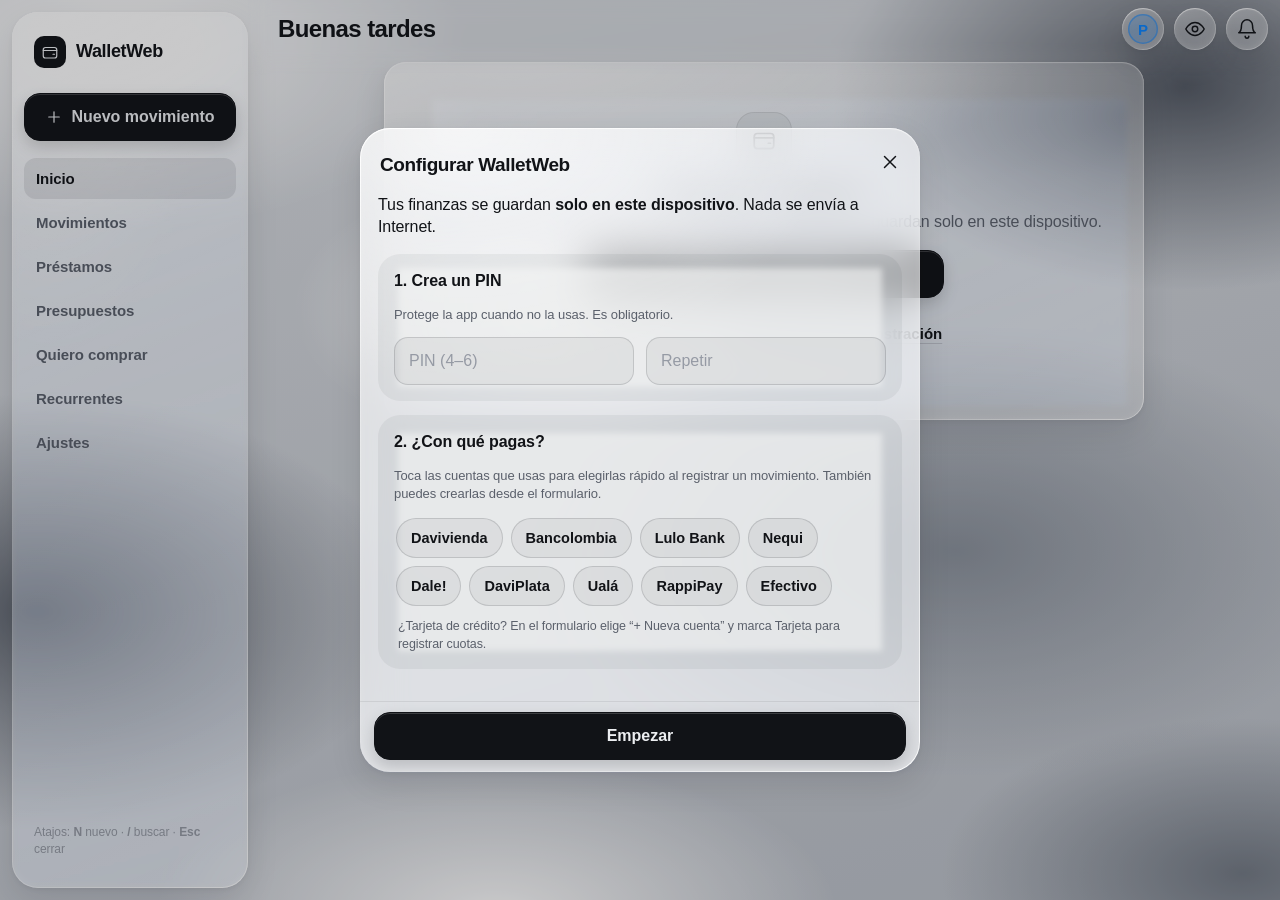
<file: index.html>
<!DOCTYPE html>
<html lang="es-CO">
<head>
<meta charset="utf-8">
<meta name="viewport" content="width=device-width, initial-scale=1, viewport-fit=cover">
<title>WalletWeb</title>
<meta name="description" content="Finanzas personales privadas: gastos, ingresos, presupuestos, préstamos y metas.">
<meta name="theme-color" content="#ECEEF1">
<meta name="color-scheme" content="light dark">
<meta name="apple-mobile-web-app-capable" content="yes">
<meta name="mobile-web-app-capable" content="yes">
<meta name="apple-mobile-web-app-title" content="WalletWeb">
<meta name="apple-mobile-web-app-status-bar-style" content="default">
<meta name="format-detection" content="telephone=no">
<meta name="referrer" content="no-referrer">
<meta http-equiv="Content-Security-Policy" content="default-src 'self'; script-src 'self'; style-src 'self' 'unsafe-inline'; img-src 'self' data: blob: https://tile.openstreetmap.org https://*.basemaps.cartocdn.com; connect-src 'self' https://nominatim.openstreetmap.org https://photon.komoot.io https://script.google.com https://script.googleusercontent.com; object-src 'none'; base-uri 'none'; form-action 'none'; frame-src 'none'; worker-src 'self'; manifest-src 'self'">
<link rel="manifest" href="manifest.webmanifest">
<link rel="icon" href="icons/icon-192.png" type="image/png">
<link rel="apple-touch-icon" href="icons/apple-touch-icon.png">
<link rel="stylesheet" href="styles.css">
</head>
<body>
<svg width="0" height="0" style="position:absolute" aria-hidden="true" focusable="false">
  <defs>
    <linearGradient id="lgX" x1="0" x2="1" y1="0" y2="0"><stop offset="0" stop-color="#000"/><stop offset=".16" stop-color="#800000"/><stop offset=".84" stop-color="#800000"/><stop offset="1" stop-color="#F00"/></linearGradient>
    <linearGradient id="lgY" x1="0" x2="0" y1="0" y2="1"><stop offset="0" stop-color="#000"/><stop offset=".22" stop-color="#008000"/><stop offset=".78" stop-color="#008000"/><stop offset="1" stop-color="#0F0"/></linearGradient>
  </defs>
  <filter id="lgRefract" x="0" y="0" width="1" height="1" filterUnits="objectBoundingBox" primitiveUnits="objectBoundingBox" color-interpolation-filters="sRGB">
    <feFlood x="0" y="0" width="1" height="1" flood-color="#000" result="base"/>
    <feImage x="0" y="0" width="1" height="1" preserveAspectRatio="none" href="data:image/svg+xml,%3Csvg xmlns='http://www.w3.org/2000/svg' viewBox='0 0 10 10' preserveAspectRatio='none'%3E%3ClinearGradient id='a'%3E%3Cstop offset='0' stop-color='%23000'/%3E%3Cstop offset='.16' stop-color='%23800000'/%3E%3Cstop offset='.84' stop-color='%23800000'/%3E%3Cstop offset='1' stop-color='%23F00'/%3E%3C/linearGradient%3E%3Crect width='10' height='10' fill='url(%23a)'/%3E%3C/svg%3E" result="mx"/>
    <feImage x="0" y="0" width="1" height="1" preserveAspectRatio="none" href="data:image/svg+xml,%3Csvg xmlns='http://www.w3.org/2000/svg' viewBox='0 0 10 10' preserveAspectRatio='none'%3E%3ClinearGradient id='b' x2='0' y2='1'%3E%3Cstop offset='0' stop-color='%23000'/%3E%3Cstop offset='.22' stop-color='%23008000'/%3E%3Cstop offset='.78' stop-color='%23008000'/%3E%3Cstop offset='1' stop-color='%230F0'/%3E%3C/linearGradient%3E%3Crect width='10' height='10' fill='url(%23b)'/%3E%3C/svg%3E" result="my"/>
    <feComposite in="mx" in2="my" operator="arithmetic" k1="0" k2="1" k3="1" k4="0" result="map"/>
    <feDisplacementMap id="lgDisp" in="SourceGraphic" in2="map" scale="0.06" xChannelSelector="R" yChannelSelector="G"/>
  </filter>
</svg>
<div id="app">
  <aside class="sidebar" aria-label="Navegación principal">
    <div class="brand"><span><svg class="i" viewBox="0 0 24 24" aria-hidden="true"><rect x="3" y="6" width="18" height="14" rx="3"/><path d="M3 10h18M16 15h2"/></svg></span>WalletWeb</div>
    <button class="btn primary" data-act="newTx"><svg class="i sm" viewBox="0 0 24 24" aria-hidden="true"><path d="M12 5v14M5 12h14"/></svg> Nuevo movimiento</button>
    <a class="side-link" href="#inicio" data-act="go" data-v="inicio" data-tab="inicio">Inicio</a>
    <a class="side-link" href="#movimientos" data-act="go" data-v="movimientos" data-tab="movimientos">Movimientos</a>
    <a class="side-link" href="#prestamos" data-act="go" data-v="prestamos" data-tab="prestamos">Préstamos</a>
    <a class="side-link" href="#presupuestos" data-act="go" data-v="presupuestos" data-tab="presupuestos">Presupuestos</a>
    <a class="side-link" href="#metas" data-act="go" data-v="metas" data-tab="metas">Quiero comprar</a>
    <a class="side-link" href="#recurrentes" data-act="go" data-v="recurrentes" data-tab="recurrentes">Recurrentes</a>
    <a class="side-link" href="#ajustes" data-act="go" data-v="ajustes" data-tab="ajustes">Ajustes</a>
    <div class="kbd">Atajos: <b>N</b> nuevo · <b>/</b> buscar · <b>Esc</b> cerrar</div>
  </aside>
  <div class="main">
    <header class="topbar">
      <div id="tbLeft"></div>
      <h1 id="title">WalletWeb</h1>
      <button class="icon-btn" id="gearBtn" data-act="go" data-v="ajustes" aria-label="Ajustes" hidden></button>
      <button class="icon-btn" id="privBtn" data-act="privToggle" aria-label="Modo privacidad" aria-pressed="false"></button>
      <button class="icon-btn" data-act="go" data-v="alertas" aria-label="Alertas"><svg class="i" viewBox="0 0 24 24" aria-hidden="true"><path d="M6 8a6 6 0 1 1 12 0c0 7 3 8 3 8H3s3-1 3-8"/><path d="M10 20a2 2 0 0 0 4 0"/></svg><span class="badge" id="bellBadge" hidden></span></button>
    </header>
    <div id="banner"></div>
    <main id="view" tabindex="-1"><noscript>WalletWeb necesita JavaScript.</noscript></main>
  </div>
  <nav class="tabbar" id="tabbar" aria-label="Navegación"></nav>
</div>
<div id="sheets"></div>
<div id="toasts" aria-live="polite"></div>
<div id="lock" hidden></div>
<script src="core.js"></script>
<script src="app-base.js"></script>
<script src="app-views.js"></script>
<script src="app-forms.js"></script>
<script src="app-scan.js"></script>
<script src="app-main.js"></script>
<script src="app-charts.js"></script>
<script src="app-fx.js"></script>
<script src="app-loans.js"></script>
<script src="app-colors.js"></script>
<script src="app-profiles.js"></script>
<script src="app-drive.js"></script>
</body>
</html>
</file>
<file: styles.css>
[hidden] { display: none !important; }
/* WalletWeb — sistema visual "vidrio líquido" monocromo.
   Superficies translúcidas con desenfoque, borde de luz y sombra suave sobre un fondo neutro.
   Paleta en escala de grises. El único color funcional es un rojo apagado para excesos y errores. */
:root {
  --bg: #ECEEF1;
  --bg-a: #FFFFFF; --bg-b: #D9DDE3; --bg-c: #E4E2DE;
  --ink: #111317; --ink-2: #5A606B; --ink-3: #959AA4;
  --line: rgba(17, 19, 23, .08); --line-2: rgba(17, 19, 23, .14);
  --fill: rgba(17, 19, 23, .05); --fill-2: rgba(17, 19, 23, .09);
  --accent: #111317; --accent-ink: #FFFFFF; --accent-soft: rgba(17, 19, 23, .07);
  --pos: #111317; --neg: #B23A33; --neg-soft: rgba(178, 58, 51, .10);
  /* Vidrio líquido: --ga (opacidad del vidrio) y --gb (desenfoque) los controla Ajustes → Apariencia */
  --tint: 255, 255, 255; --ga: .28; --gb: 6px;
  --glass: linear-gradient(155deg, rgba(var(--tint), calc(var(--ga) + .10)) 0%, rgba(var(--tint), var(--ga)) 45%, rgba(var(--tint), calc(var(--ga) + .05)) 100%);
  --glass-solid: rgba(var(--tint), min(.94, calc(var(--ga) + .34)));
  --glass-edge: rgba(255, 255, 255, .55);
  --rim: linear-gradient(calc(140deg + var(--sha, 0deg)), rgba(255, 255, 255, .95) 0%, rgba(255, 255, 255, .25) 22%, rgba(255, 255, 255, 0) 45%, rgba(255, 255, 255, .05) 60%, rgba(255, 255, 255, .55) 88%, rgba(255, 255, 255, .9) 100%);
  --sheen: radial-gradient(120% 70% at calc(18% + var(--shx, 0%)) calc(-10% + var(--shy, 0%)), rgba(255, 255, 255, .55) 0%, rgba(255, 255, 255, 0) 55%);
  --glass-shadow: inset 0 1px 1px rgba(255, 255, 255, .7), inset 0 -2px 6px rgba(255, 255, 255, .18), 0 12px 32px rgba(10, 14, 22, .10), 0 2px 6px rgba(10, 14, 22, .06);
  --blur: blur(var(--gb)) saturate(185%) brightness(1.04);
  --radius: 22px; --radius-sm: 14px;
  --font: -apple-system, BlinkMacSystemFont, "SF Pro Text", "Segoe UI", Roboto, "Helvetica Neue", Arial, sans-serif;
  --safe-top: env(safe-area-inset-top, 0px); --safe-bottom: env(safe-area-inset-bottom, 0px);
  --tabbar-h: 66px;
  color-scheme: light;
}
:root[data-theme="dark"] {
  --bg: #0A0B0D;
  --bg-a: #24272D; --bg-b: #15171B; --bg-c: #1C1D20;
  --ink: #F2F3F5; --ink-2: #A3A8B1; --ink-3: #6E737C;
  --line: rgba(255, 255, 255, .08); --line-2: rgba(255, 255, 255, .14);
  --fill: rgba(255, 255, 255, .06); --fill-2: rgba(255, 255, 255, .11);
  --accent: #F2F3F5; --accent-ink: #0A0B0D; --accent-soft: rgba(255, 255, 255, .09);
  --pos: #F2F3F5; --neg: #E07A70; --neg-soft: rgba(224, 122, 112, .14);
  --tint: 32, 34, 38;
  --glass-edge: rgba(255, 255, 255, .16);
  --rim: linear-gradient(calc(140deg + var(--sha, 0deg)), rgba(255, 255, 255, .45) 0%, rgba(255, 255, 255, .08) 22%, rgba(255, 255, 255, 0) 45%, rgba(255, 255, 255, .02) 60%, rgba(255, 255, 255, .22) 88%, rgba(255, 255, 255, .4) 100%);
  --sheen: radial-gradient(120% 70% at calc(18% + var(--shx, 0%)) calc(-10% + var(--shy, 0%)), rgba(255, 255, 255, .14) 0%, rgba(255, 255, 255, 0) 55%);
  --glass-shadow: inset 0 1px 1px rgba(255, 255, 255, .14), 0 14px 36px rgba(0, 0, 0, .45), 0 2px 6px rgba(0, 0, 0, .3);
  color-scheme: dark;
}
* { box-sizing: border-box; -webkit-tap-highlight-color: transparent; }
html { background: var(--bg); }
body { background: transparent; }
html, body { margin: 0; color: var(--ink); font-family: var(--font); font-size: 16px; line-height: 1.4; }
body { min-height: 100dvh; overscroll-behavior-y: none; -webkit-font-smoothing: antialiased; letter-spacing: -.005em; }
/* Fondo de pantalla: lo que el vidrio deja ver y deforma */
body::before { content: ""; position: fixed; inset: -6%; z-index: -1; pointer-events: none; background: var(--wall, var(--bg)); background-size: cover; background-position: center; }
:root { --wall-waves:
    radial-gradient(34% 26% at 14% 10%, #FFFFFF 0%, rgba(255, 255, 255, 0) 70%),
    radial-gradient(34% 28% at 88% 14%, #555B65 0%, rgba(85, 91, 101, 0) 72%),
    radial-gradient(42% 32% at 72% 60%, #8B929C 0%, rgba(139, 146, 156, 0) 70%),
    radial-gradient(36% 30% at 8% 66%, #636973 0%, rgba(99, 105, 115, 0) 72%),
    radial-gradient(26% 20% at 44% 36%, #FFFFFF 0%, rgba(255, 255, 255, 0) 70%),
    radial-gradient(34% 22% at 40% 96%, #FFFFFF 0%, rgba(255, 255, 255, 0) 70%),
    radial-gradient(30% 22% at 92% 92%, #747B85 0%, rgba(116, 123, 133, 0) 70%),
    linear-gradient(165deg, #DCDFE3 0%, #B9BEC6 100%); }
:root[data-theme="dark"] { --wall-waves:
    radial-gradient(34% 26% at 14% 10%, #5C626C 0%, rgba(92, 98, 108, 0) 70%),
    radial-gradient(34% 28% at 88% 14%, #2B2F36 0%, rgba(43, 47, 54, 0) 72%),
    radial-gradient(42% 32% at 72% 60%, #4A5059 0%, rgba(74, 80, 89, 0) 70%),
    radial-gradient(36% 30% at 8% 66%, #6B727D 0%, rgba(107, 114, 125, 0) 72%),
    radial-gradient(26% 20% at 44% 36%, #1A1C20 0%, rgba(26, 28, 32, 0) 70%),
    radial-gradient(30% 22% at 92% 92%, #565C66 0%, rgba(86, 92, 102, 0) 70%),
    linear-gradient(165deg, #1B1E22 0%, #0B0C0E 100%); }
:root[data-wall="waves"] { --wall: var(--wall-waves); }
:root[data-wall="lines"] { --wall: repeating-linear-gradient(118deg, rgba(17, 19, 23, 0) 0 26px, rgba(17, 19, 23, .16) 26px 29px), var(--wall-waves); }
:root[data-theme="dark"][data-wall="lines"] { --wall: repeating-linear-gradient(118deg, rgba(255, 255, 255, 0) 0 26px, rgba(255, 255, 255, .10) 26px 29px), var(--wall-waves); }
:root[data-wall="plain"] { --wall: var(--bg); }
:root[data-wall="photo"] body::before { background: var(--wall-img, var(--wall-waves)) center / cover no-repeat; }
button, input, select, textarea { font: inherit; color: inherit; }
button { cursor: pointer; }
a { color: var(--ink); text-underline-offset: 3px; }
:focus-visible { outline: 2px solid var(--ink); outline-offset: 2px; border-radius: 8px; }
.sr-only { position: absolute; width: 1px; height: 1px; overflow: hidden; clip: rect(0 0 0 0); white-space: nowrap; }
.num, .amt { font-variant-numeric: tabular-nums; }
svg.i { width: 22px; height: 22px; stroke: currentColor; fill: none; stroke-width: 1.6; stroke-linecap: round; stroke-linejoin: round; flex: none; }
svg.i.sm { width: 18px; height: 18px; }

/* Vidrio líquido: fondo translúcido + desenfoque + borde de luz (::after) + brillo especular (::before) */
.card, .list, .stat, .month-sw, .searchbar, .tabbar, .sidebar, .dialog, .sheet, .banner, .keypad button, .glass-pill, .topbar .icon-btn {
  background: var(--glass); border: 0; box-shadow: var(--glass-shadow);
  -webkit-backdrop-filter: var(--blur); backdrop-filter: var(--blur);
  isolation: isolate;
}
.card, .list, .stat, .month-sw, .searchbar, .banner, .keypad button, .glass-pill { position: relative; }
.card::after, .list::after, .stat::after, .month-sw::after, .searchbar::after, .tabbar::after, .sidebar::after, .dialog::after, .sheet::after, .banner::after, .keypad button::after, .glass-pill::after, .topbar .icon-btn::after {
  content: ""; position: absolute; inset: 0; border-radius: inherit; padding: 1.2px; pointer-events: none; z-index: 2;
  background: var(--rim);
  -webkit-mask: linear-gradient(#000 0 0) content-box, linear-gradient(#000 0 0); -webkit-mask-composite: xor;
  mask: linear-gradient(#000 0 0) content-box, linear-gradient(#000 0 0); mask-composite: exclude;
}
.card::before, .list::before, .stat::before, .month-sw::before, .searchbar::before, .tabbar::before, .sidebar::before, .dialog::before, .sheet::before, .banner::before, .glass-pill::before {
  content: ""; position: absolute; inset: 0; border-radius: inherit; pointer-events: none; z-index: -1; background: var(--sheen);
}
/* Refracción real de bordes (solo navegadores Chromium; Safari usa desenfoque + brillo) */
html.refract .card, html.refract .list, html.refract .stat, html.refract .month-sw, html.refract .searchbar, html.refract .tabbar, html.refract .banner, html.refract .glass-pill, html.refract .topbar .icon-btn {
  -webkit-backdrop-filter: url(#lgRefract) blur(var(--gb)) saturate(185%) brightness(1.04); backdrop-filter: url(#lgRefract) blur(var(--gb)) saturate(185%) brightness(1.04);
}

/* Privacidad */
body.privacy .amt, body.privacy .chart-sensitive { filter: blur(7px); user-select: none; }
body.cover #app { filter: blur(24px); }

/* Estructura */
#app { display: flex; min-height: 100dvh; }
.sidebar { display: none; }
.main { flex: 1; min-width: 0; padding-bottom: calc(var(--tabbar-h) + var(--safe-bottom) + 34px); }
.topbar { position: sticky; top: 0; z-index: 20; display: flex; align-items: center; gap: 6px; padding: calc(var(--safe-top) + 8px) 12px 8px; background: none; }
.topbar::before { content: ""; position: absolute; inset: 0 0 -18px; z-index: -1; pointer-events: none; -webkit-backdrop-filter: blur(10px); backdrop-filter: blur(10px); -webkit-mask: linear-gradient(#000 55%, transparent); mask: linear-gradient(#000 55%, transparent); }
.topbar .icon-btn { width: 42px; height: 42px; position: relative; margin-left: 4px; }
.topbar h1 { flex: 1; margin: 0 4px; font-size: 24px; font-weight: 700; letter-spacing: -.025em; white-space: nowrap; overflow: hidden; text-overflow: ellipsis; }
.icon-btn { width: 44px; height: 44px; display: inline-grid; place-items: center; border: 0; background: transparent; border-radius: 50%; color: var(--ink); position: relative; }
.icon-btn:active { background: var(--fill-2); }
.icon-btn:disabled { opacity: .3; }
.badge[hidden] { display: none; }
.badge { position: absolute; top: 7px; right: 6px; min-width: 17px; height: 17px; padding: 0 5px; border-radius: 9px; background: var(--ink); color: var(--bg); font-size: 10.5px; font-weight: 700; display: grid; place-items: center; }
#view { padding: 4px 16px 16px; max-width: 760px; margin: 0 auto; }
#banner:empty { display: none; }
.banner { margin: 0 16px 10px; padding: 10px 14px; border-radius: 16px; color: var(--ink-2); font-size: 14px; display: flex; gap: 10px; align-items: center; justify-content: space-between; }
.banner b { color: var(--ink); }
.banner button { border: 0; background: transparent; color: var(--ink); font-weight: 650; text-decoration: underline; text-underline-offset: 3px; padding: 6px; white-space: nowrap; }

/* Barra inferior flotante */
.tabbar { position: fixed; z-index: 30; left: 12px; right: 12px; bottom: calc(var(--safe-bottom) + 8px); height: var(--tabbar-h); display: grid; grid-template-columns: repeat(5, 1fr); align-items: center; padding: 0 6px; border-radius: 33px; max-width: 520px; margin: 0 auto; }
.tab { display: flex; flex-direction: column; align-items: center; justify-content: center; gap: 2px; height: 54px; border-radius: 27px; border: 0; background: transparent; color: var(--ink-3); font-size: 10.5px; font-weight: 600; text-decoration: none; transition: color .15s, background .15s; }
.tab[aria-current="page"] { color: var(--ink); background: transparent; }
.tab-plus { justify-self: center; width: 50px; height: 50px; border-radius: 50%; border: 0; background: var(--ink); color: var(--bg); display: grid; place-items: center; box-shadow: inset 0 1px 0 rgba(255, 255, 255, .25), 0 6px 16px rgba(0, 0, 0, .22); transition: transform .15s ease; }
.tab-plus:active { transform: scale(.92); }
.tabbar { -webkit-touch-callout: none; user-select: none; -webkit-user-select: none; }
.tabbar.tab-preview { position: relative; left: auto; right: auto; bottom: auto; margin: 4px 0 18px; z-index: 0; pointer-events: none; }
.tab-preview .tab:first-child { color: var(--ink); background: var(--fill); }
.tab-plus svg.i { width: 24px; height: 24px; stroke-width: 2; }

/* Tarjetas */
.card { border-radius: var(--radius); padding: 16px; margin-bottom: 14px; }
.card.flat { box-shadow: none; background: var(--fill); border-color: var(--line); -webkit-backdrop-filter: none; backdrop-filter: none; }
.section-h { display: flex; align-items: baseline; justify-content: space-between; margin: 24px 6px 10px; }
.section-h h2 { margin: 0; font-size: 13px; font-weight: 650; letter-spacing: .04em; text-transform: uppercase; color: var(--ink-2); }
.link-btn { border: 0; background: transparent; color: var(--ink); font-weight: 600; font-size: 15px; padding: 8px 4px; min-height: 40px; text-decoration: underline; text-decoration-color: var(--line-2); text-underline-offset: 4px; }
.section-h .link-btn { font-size: 14px; color: var(--ink-2); text-decoration: none; }
.hero { padding: 20px 18px; }
.hero .label { color: var(--ink-2); font-size: 14px; font-weight: 600; }
.hero .big { font-size: 42px; font-weight: 700; letter-spacing: -.04em; margin: 2px 0 14px; line-height: 1.1; }
.hero .row { display: flex; gap: 8px 22px; flex-wrap: wrap; font-size: 13px; color: var(--ink-2); padding-top: 12px; border-top: 1px solid var(--line); }
.hero .row b { display: block; font-size: 16px; color: var(--ink); font-weight: 650; margin-top: 1px; }
.muted { color: var(--ink-2); }
.small { font-size: 13px; }
.tiny { font-size: 12px; }
.pos { color: var(--ink); } .neg { color: var(--neg); } .warn { color: var(--ink); font-weight: 650; }
.grid2 { display: grid; grid-template-columns: 1fr 1fr; gap: 12px; }
.stat { border-radius: var(--radius-sm); padding: 12px 14px; }
.stat .k { font-size: 12.5px; color: var(--ink-2); font-weight: 600; }
.stat .v { font-size: 19px; font-weight: 700; margin-top: 2px; letter-spacing: -.02em; }

/* Listas */
.list { border-radius: var(--radius); overflow: hidden; margin-bottom: 14px; }
.row-item { display: flex; align-items: center; gap: 12px; padding: 12px 14px; min-height: 62px; width: 100%; border: 0; background: transparent; text-align: left; border-bottom: 1px solid var(--line); color: inherit; text-decoration: none; }
.row-item:last-child { border-bottom: 0; }
button.row-item:disabled { color: inherit; opacity: 1; cursor: default; }
button.row-item:active, a.row-item:active { background: var(--fill); }
.row-item .grow { flex: 1; min-width: 0; }
.row-item .t, .row-item .s { display: block; }
.row-item .t { font-weight: 600; white-space: nowrap; overflow: hidden; text-overflow: ellipsis; }
.row-item .s { font-size: 13px; color: var(--ink-2); white-space: nowrap; overflow: hidden; text-overflow: ellipsis; }
.row-item .r { text-align: right; font-weight: 650; white-space: nowrap; }
.ico { width: 40px; height: 40px; border-radius: 13px; display: grid; place-items: center; flex: none; background: var(--fill); border: 1px solid var(--line); color: var(--ink); }
.ico svg.i { width: 20px; height: 20px; }
.day-h { display: flex; justify-content: space-between; padding: 16px 8px 7px; font-size: 13px; font-weight: 600; color: var(--ink-2); }
.day-h span:first-child::first-letter { text-transform: uppercase; }
.pill { display: inline-flex; align-items: center; gap: 4px; padding: 2px 8px; border-radius: 999px; font-size: 11.5px; font-weight: 650; background: var(--fill); color: var(--ink-2); white-space: nowrap; border: 1px solid transparent; }
.pill.ok { background: transparent; border-color: var(--line-2); color: var(--ink-2); }
.pill.warn { background: var(--ink); color: var(--bg); }
.pill.bad { background: var(--neg-soft); color: var(--neg); }
.pill.info { background: var(--fill-2); color: var(--ink); }

/* Progreso */
.bar { height: 6px; border-radius: 3px; background: var(--fill-2); overflow: hidden; }
.bar > i { display: block; height: 100%; border-radius: 3px; background: var(--ink); transition: width .25s ease; }
.bar.near > i { background: var(--ink); }
.bar.over > i { background: var(--neg); }
.budget { padding: 14px 0; border-bottom: 1px solid var(--line); }
.budget:last-child { border-bottom: 0; padding-bottom: 2px; }
.budget:first-child { padding-top: 2px; }
.budget .top { display: flex; justify-content: space-between; gap: 8px; margin-bottom: 9px; align-items: baseline; }
.budget .bud-name { color: var(--ink); padding: 0; min-height: 0; font-weight: 700; display: inline-flex; align-items: center; gap: 6px; text-align: left; }
.budget .bud-name .i { opacity: .45; width: 14px; height: 14px; flex: none; }
.budget .meta { display: flex; justify-content: space-between; margin-top: 7px; font-size: 12.5px; color: var(--ink-2); gap: 8px; flex-wrap: wrap; }

/* Gráficos */
.chart { width: 100%; height: auto; display: block; color: var(--ink-2); }
.hbar { display: grid; grid-template-columns: 26px 1fr auto; gap: 10px; align-items: center; padding: 7px 0; }
.hbar .track { height: 6px; border-radius: 3px; background: var(--fill-2); overflow: hidden; }
.hbar .track i { display: block; height: 100%; border-radius: 3px; }
.legend { display: flex; gap: 14px; font-size: 12.5px; color: var(--ink-2); margin-top: 6px; }
.legend i { display: inline-block; width: 10px; height: 10px; border-radius: 3px; margin-right: 5px; vertical-align: -1px; }

/* Alertas */
.insight { display: flex; gap: 12px; padding: 13px 14px; border-bottom: 1px solid var(--line); }
.insight:last-child { border-bottom: 0; }
.insight .dot { width: 34px; height: 34px; border-radius: 11px; display: grid; place-items: center; flex: none; background: var(--fill); border: 1px solid var(--line); color: var(--ink); }
.insight.danger .dot { background: var(--neg-soft); color: var(--neg); border-color: transparent; }
.insight details summary { cursor: pointer; font-size: 12.5px; color: var(--ink-2); margin-top: 3px; list-style: none; }
.insight details summary::-webkit-details-marker { display: none; }
.insight dl { margin: 6px 0 0; font-size: 12.5px; color: var(--ink-2); display: grid; grid-template-columns: auto 1fr; gap: 2px 8px; }
.insight dt { font-weight: 650; }
.insight dd { margin: 0; }

/* Controles */
.seg { display: flex; background: var(--fill); border: 1px solid var(--line); border-radius: 14px; padding: 3px; gap: 2px; }
.seg button { flex: 1; border: 0; background: transparent; padding: 8px 6px; border-radius: 11px; font-weight: 600; font-size: 14px; color: var(--ink-2); min-height: 38px; transition: background .15s, color .15s; }
.seg button[aria-pressed="true"] { background: var(--glass-solid); color: var(--ink); box-shadow: inset 0 1px 0 var(--glass-edge), 0 2px 8px rgba(0, 0, 0, .08); }
.chips { display: flex; gap: 8px; overflow-x: auto; padding: 2px 2px 6px; scrollbar-width: none; }
.chips.wrap { flex-wrap: wrap; overflow: visible; }
.chips::-webkit-scrollbar { display: none; }
.chip { display: inline-flex; align-items: center; gap: 6px; border: 1px solid var(--line-2); background: var(--fill); border-radius: 999px; padding: 8px 14px; font-size: 14.5px; font-weight: 600; white-space: nowrap; min-height: 40px; color: var(--ink); transition: background .15s, color .15s; }
.chip[aria-pressed="true"] { background: var(--ink); color: var(--bg); border-color: var(--ink); }
.btn { display: inline-flex; align-items: center; justify-content: center; gap: 8px; border: 1px solid var(--line-2); border-radius: 16px; padding: 12px 18px; font-weight: 650; font-size: 16px; min-height: 48px; background: var(--fill); color: var(--ink); text-decoration: none; transition: transform .12s ease; }
.btn:active { transform: scale(.98); }
.btn.primary { background: var(--ink); color: var(--bg); border-color: var(--ink); box-shadow: inset 0 1px 0 rgba(255, 255, 255, .18), 0 6px 16px rgba(0, 0, 0, .16); }
.btn.danger { background: var(--neg-soft); color: var(--neg); border-color: transparent; }
.btn.ghost { background: transparent; border-color: transparent; }
.btn.block { width: 100%; }
.btn:disabled { opacity: .45; }
.btn-row { display: flex; gap: 10px; flex-wrap: wrap; }
.btn-row .btn { flex: 1; }
.field { margin-bottom: 14px; }
.field > label, .field > .lbl { display: block; font-size: 12.5px; font-weight: 650; color: var(--ink-2); margin: 0 0 6px 4px; }
.input, select.input, textarea.input { width: 100%; border: 1px solid var(--line-2); background: var(--fill); border-radius: 14px; padding: 12px 14px; min-height: 48px; font-size: 16px; outline: none; appearance: none; -webkit-appearance: none; transition: border-color .15s, background .15s; }
textarea.input { min-height: 80px; resize: vertical; }
select.input { background-image: linear-gradient(45deg, transparent 50%, var(--ink-2) 50%), linear-gradient(135deg, var(--ink-2) 50%, transparent 50%); background-position: calc(100% - 18px) 21px, calc(100% - 13px) 21px; background-size: 5px 5px; background-repeat: no-repeat; padding-right: 32px; }
.input:focus { border-color: var(--ink); background: var(--glass-solid); }
.input[aria-invalid="true"] { border-color: var(--neg); }
.input::placeholder { color: var(--ink-3); }
.err { color: var(--neg); font-size: 13px; margin: 6px 4px 0; font-weight: 600; }
.err:empty { display: none; }
.hint { color: var(--ink-2); font-size: 12.5px; margin: 6px 4px 0; }
.amount-input { font-size: 44px; font-weight: 700; letter-spacing: -.04em; border: 0; background: transparent; padding: 4px 0; width: 100%; text-align: center; outline: none; font-variant-numeric: tabular-nums; }
.amount-input::placeholder { color: var(--ink-3); }
.amount-wrap { text-align: center; padding: 8px 0 10px; }
.amount-preview { min-height: 20px; font-weight: 600; color: var(--ink-2); font-size: 14px; }
.ops { display: flex; justify-content: center; gap: 8px; margin-top: 8px; }
.ops button { min-width: 44px; height: 38px; border-radius: 12px; border: 1px solid var(--line-2); background: var(--fill); font-weight: 600; font-size: 18px; display: inline-grid; place-items: center; }
.cat-grid { display: grid; grid-template-columns: repeat(4, 1fr); gap: 8px; }
.cat-btn { border: 1px solid var(--line); background: var(--fill); border-radius: 16px; padding: 11px 4px 9px; display: flex; flex-direction: column; align-items: center; gap: 5px; font-size: 11.5px; font-weight: 600; min-height: 68px; color: var(--ink); transition: background .15s, color .15s; }
.cat-btn .e { display: grid; place-items: center; }
.cat-grid.cat-main { grid-template-columns: repeat(2, 1fr); }
.cat-grid.cat-main .cat-btn { flex-direction: row; justify-content: flex-start; gap: 10px; min-height: 54px; padding: 10px 14px; font-size: 14.5px; }
.cat-btn[aria-pressed="true"] { background: var(--ink); color: var(--bg); border-color: var(--ink); }
.cat-btn[style*="--cc"] .e { color: var(--cc); }
.cat-btn[style*="--cc"][aria-pressed="true"] { background: var(--cc); border-color: transparent; color: #fff; box-shadow: 0 6px 18px color-mix(in srgb, var(--cc) 38%, transparent), inset 0 1px 0 rgba(255, 255, 255, .25); }
.cat-btn[style*="--cc"][aria-pressed="true"] .e { color: #fff; }
.icon-grid { display: grid; grid-template-columns: repeat(auto-fill, minmax(46px, 1fr)); gap: 8px; }
.icon-pick { height: 46px; border-radius: 13px; border: 1px solid var(--line); background: var(--fill); display: grid; place-items: center; color: var(--ink); }
.icon-pick[aria-pressed="true"] { background: var(--ink); color: var(--bg); border-color: var(--ink); }
.toggle-row { display: flex; align-items: center; justify-content: space-between; gap: 12px; padding: 12px 0; min-height: 52px; }
.switch { position: relative; width: 51px; height: 31px; flex: none; }
.switch input { opacity: 0; width: 100%; height: 100%; margin: 0; position: absolute; cursor: pointer; z-index: 1; }
.switch span { position: absolute; inset: 0; border-radius: 16px; background: var(--fill-2); border: 1px solid var(--line); transition: background .2s; }
.switch span::after { content: ""; position: absolute; top: 2px; left: 2px; width: 25px; height: 25px; border-radius: 50%; background: #fff; box-shadow: 0 2px 6px rgba(0, 0, 0, .18); transition: transform .2s; }
.switch input:checked + span { background: var(--ink); border-color: var(--ink); }
:root[data-theme="dark"] .switch input:checked + span::after { background: #0A0B0D; }
.switch input:checked + span::after { transform: translateX(20px); }
.switch input:focus-visible + span { outline: 2px solid var(--ink); outline-offset: 2px; }
.disclosure { width: 100%; display: flex; align-items: center; justify-content: space-between; text-align: left; gap: 10px; border: 0; border-top: 1px solid var(--line); background: transparent; padding: 14px 4px; font-weight: 650; color: var(--ink); min-height: 48px; }
.split-row { display: grid; grid-template-columns: 1fr 120px 56px; gap: 8px; align-items: center; margin-bottom: 8px; }
.split-row .input { min-height: 42px; padding: 8px 10px; }
.split-row label { display: flex; flex-direction: column; align-items: center; gap: 2px; }
.month-sw { display: flex; align-items: center; justify-content: space-between; border-radius: 18px; padding: 3px; margin-bottom: 14px; }
.month-sw strong { font-size: 15px; font-weight: 650; }
.searchbar { display: flex; align-items: center; gap: 8px; border-radius: 16px; padding: 0 14px; margin-bottom: 10px; color: var(--ink-2); }
.searchbar input { border: 0; background: transparent; flex: 1; min-height: 46px; outline: none; font-size: 16px; color: var(--ink); }
.filters { display: grid; grid-template-columns: 1fr 1fr 1fr; gap: 8px; margin: 10px 0; }
.filters select { min-height: 40px; padding: 8px 28px 8px 12px; font-size: 14px; background-position: calc(100% - 16px) 17px, calc(100% - 11px) 17px; }
.empty { text-align: center; padding: 34px 20px; color: var(--ink-2); }
.empty .e { width: 56px; height: 56px; margin: 0 auto 12px; border-radius: 18px; display: grid; place-items: center; background: var(--fill); border: 1px solid var(--line); color: var(--ink); }
.empty .e svg.i { width: 26px; height: 26px; }
.empty h3 { color: var(--ink); margin: 0 0 6px; font-size: 18px; letter-spacing: -.01em; }
.empty p { margin: 0 0 16px; }
.kv { display: grid; grid-template-columns: auto 1fr; gap: 9px 14px; font-size: 15px; }
.kv dt { color: var(--ink-2); white-space: nowrap; }
.kv dd { margin: 0; text-align: right; font-weight: 600; word-break: break-word; }
table.sched { width: 100%; border-collapse: collapse; font-size: 13.5px; }
table.sched th, table.sched td { padding: 8px 4px; border-bottom: 1px solid var(--line); text-align: right; }
table.sched th:first-child, table.sched td:first-child { text-align: left; }
table.sched th { color: var(--ink-2); font-weight: 600; font-size: 12px; }
tr.paid td { color: var(--ink-3); text-decoration: line-through; }
.thumb { max-width: 100%; max-height: 260px; border-radius: 14px; display: block; margin: 0 auto; }

/* Controles de apariencia */
.range { -webkit-appearance: none; appearance: none; width: 100%; height: 30px; background: transparent; margin: 4px 0; }
.range::-webkit-slider-runnable-track { height: 6px; border-radius: 3px; background: linear-gradient(90deg, var(--ink) 0 var(--p, 50%), var(--fill-2) var(--p, 50%) 100%); }
.range::-moz-range-track { height: 6px; border-radius: 3px; background: var(--fill-2); }
.range::-moz-range-progress { height: 6px; border-radius: 3px; background: var(--ink); }
.range::-webkit-slider-thumb { -webkit-appearance: none; width: 30px; height: 30px; border-radius: 50%; margin-top: -12px; background: rgba(255, 255, 255, .55); -webkit-backdrop-filter: blur(4px); box-shadow: inset 0 1px 1px rgba(255, 255, 255, .9), 0 0 0 .5px rgba(0, 0, 0, .08), 0 4px 12px rgba(0, 0, 0, .18); }
.range::-moz-range-thumb { width: 28px; height: 28px; border: 0; border-radius: 50%; background: #fff; box-shadow: 0 4px 12px rgba(0, 0, 0, .18); }
.range-row { display: flex; justify-content: space-between; align-items: baseline; font-weight: 600; }
.range-row output { font-variant-numeric: tabular-nums; color: var(--ink-2); font-weight: 600; font-size: 14px; }
.glass-preview { position: relative; height: 170px; border-radius: 20px; overflow: hidden; margin: 6px 0 14px; background: var(--wall, var(--wall-waves)); background-size: cover; background-position: center; }
:root[data-wall="photo"] .glass-preview { background: var(--wall-img, var(--wall-waves)) center / cover no-repeat; }
.glass-preview .bg-text { position: absolute; inset: 0; display: grid; place-items: center; font-size: 64px; font-weight: 800; letter-spacing: -.05em; color: var(--ink); opacity: .85; line-height: .9; text-align: center; }
.glass-preview .bg-bars { position: absolute; left: 16px; right: 16px; bottom: 18px; display: flex; gap: 6px; align-items: flex-end; height: 60px; }
.glass-preview .bg-bars i { flex: 1; background: var(--ink); border-radius: 4px 4px 0 0; }
.glass-pill { position: absolute; left: 28px; right: 28px; top: 36px; height: 96px; border-radius: 28px; display: flex; align-items: center; justify-content: space-between; padding: 0 20px; color: var(--ink); font-weight: 650; animation: drift 6s ease-in-out infinite alternate; }
@keyframes drift { from { transform: translateX(-14px); } to { transform: translateX(14px); } }
.wall-photo-btn { margin-top: 10px; }

/* Tabla de ítems */
.sec-title { margin: 22px 4px 10px; padding-top: 16px; border-top: 1px solid var(--line); font-size: 13px; font-weight: 700; letter-spacing: .04em; text-transform: uppercase; color: var(--ink-2); }
.it-wrap { overflow-x: auto; -webkit-overflow-scrolling: touch; }
.it-table { min-width: 300px; padding: 4px 2px 0 10px; }
.it-row { display: grid; grid-template-columns: 26px minmax(80px, 1fr) 30px 64px 70px 24px; gap: 4px; align-items: center; min-height: 44px; border-bottom: 1px solid var(--line); }
.it-head { min-height: 30px; font-size: 10.5px; font-weight: 700; color: var(--ink-2); line-height: 1.15; letter-spacing: .01em; }
.it-head span:first-child { font-size: 10px; text-align: center; }
.it-n { font-size: 13px; font-weight: 700; color: var(--ink-2); text-align: center; }
.it-in { width: 100%; min-width: 0; border: 0; background: transparent; font-size: 14.5px; padding: 10px 0; outline: none; border-radius: 6px; }
.it-name { display: block; resize: none; overflow: hidden; line-height: 1.3; padding: 11px 0; font-family: inherit; color: inherit; }
.it-row .it-in.num { font-size: 14px; }
.it-in:focus { background: var(--fill-2); padding-left: 4px; padding-right: 4px; }
.it-in::placeholder { color: var(--ink-3); }
.it-row .num, .it-head .num { text-align: right; font-variant-numeric: tabular-nums; }
.it-tot { font-size: 13.5px; font-weight: 650; white-space: nowrap; overflow: hidden; text-overflow: ellipsis; }
.it-row .db-del { width: 28px; height: 28px; }
.it-foot { display: flex; justify-content: space-between; align-items: center; gap: 8px; padding: 8px 12px 12px 14px; }
.it-foot .chip { min-height: 34px; padding: 5px 11px; font-size: 13.5px; }
.db-h-sep { border-top: 1px solid var(--line); padding-top: 12px; }
table.it-view td, table.it-view th { padding: 7px 3px; }
table.it-view td.amt, table.it-view td:last-child { white-space: nowrap; }
table.it-view tfoot td { border-bottom: 0; }

/* Detalle de la compra: un solo cuadro con Items y tablita de cargos */
.detail-box { border: 1px solid var(--line-2); background: var(--fill); border-radius: 16px; overflow: hidden; transition: border-color .15s, background .15s; }
.detail-box:focus-within { border-color: var(--ink); background: var(--glass-solid); }
.db-h { padding: 12px 14px 0; font-size: 11.5px; font-weight: 700; letter-spacing: .05em; text-transform: uppercase; color: var(--ink-2); }
.db-text { display: block; width: 100%; min-height: 84px; border: 0; background: transparent; padding: 6px 14px 12px; font-size: 16px; line-height: 1.5; resize: none; outline: none; overflow: hidden; }
.db-text::placeholder, .db-val::placeholder, .db-lbl::placeholder { color: var(--ink-3); }
.db-table { border-top: 1px solid var(--line); }
.detail-box > .db-table:first-child { border-top: 0; }
.db-row { display: grid; grid-template-columns: 1fr 120px 36px; align-items: center; gap: 6px; padding: 0 6px 0 14px; min-height: 48px; border-bottom: 1px solid var(--line); }
.db-row:last-child { border-bottom: 0; }
.db-row label { font-weight: 600; font-size: 15px; white-space: nowrap; overflow: hidden; text-overflow: ellipsis; }
.db-row .ocr-tag { margin-left: 4px; font-size: 9.5px; padding: 1px 6px; }
.db-val, .db-lbl { border: 0; background: transparent; font-size: 16px; outline: none; min-height: 44px; min-width: 0; }
.db-val { text-align: right; font-variant-numeric: tabular-nums; font-weight: 600; }
.db-lbl { font-weight: 600; }
.db-val.ocr-filled { text-decoration: underline; text-decoration-color: var(--line-2); text-underline-offset: 4px; }
.db-del { width: 34px; height: 34px; border: 0; border-radius: 50%; background: transparent; color: var(--ink-3); display: grid; place-items: center; }
.db-del:active { background: var(--fill-2); color: var(--ink); }
.db-add { display: flex; flex-wrap: wrap; gap: 6px; padding: 10px 12px 12px; border-top: 1px solid var(--line); }
.db-add .chip { min-height: 34px; padding: 5px 11px; font-size: 13.5px; }

/* Detalle de la compra y lectura de facturas */
.detail-text { min-height: 110px; line-height: 1.45; }
.rcpt-prev { display: flex; gap: 12px; align-items: center; padding: 10px; margin-bottom: 10px; border-radius: 16px; background: var(--fill); border: 1px solid var(--line); }
.rcpt-prev img { width: 64px; height: 84px; object-fit: cover; border-radius: 10px; background: var(--fill-2); flex: none; }
.ocr-status { margin-top: 10px; padding: 12px 14px; border-radius: 16px; background: var(--fill); border: 1px solid var(--line); }
.ocr-tag { display: inline-block; margin-left: 6px; padding: 1px 7px; border-radius: 999px; background: var(--ink); color: var(--bg); font-size: 10.5px; font-weight: 700; letter-spacing: .02em; vertical-align: 1px; }
.input.ocr-filled { border-color: var(--ink); }
.sub-h { margin: 20px 4px 10px; font-size: 12.5px; font-weight: 650; letter-spacing: .04em; text-transform: uppercase; color: var(--ink-2); }

/* Link y mapa */
.link-tools { display: grid; grid-template-columns: repeat(3, 1fr); gap: 8px; margin-top: 8px; }
.link-tools .btn { min-height: 42px; padding: 8px 6px; font-size: 13.5px; gap: 5px; white-space: nowrap; }
.sheet-f .btn[data-act="mapLocate"] { flex: 0 0 56px; padding: 0; }
.map-search { display: flex; gap: 8px; margin-bottom: 10px; }
.map-search .btn { min-width: 52px; padding: 0 14px; }
.map-results { max-height: 220px; overflow-y: auto; margin-bottom: 10px; }
.map-box { position: relative; height: min(52dvh, 420px); border-radius: 20px; overflow: hidden; background: var(--fill); border: 1px solid var(--line); }
.map-box.osm .leaflet-tile-pane { filter: grayscale(1) contrast(1.05) brightness(1.02); }
:root[data-theme="dark"] .map-box.osm .leaflet-tile-pane { filter: grayscale(1) invert(1) contrast(.9) brightness(.85); }
.map-box .leaflet-control-attribution { font-size: 10px; background: rgba(var(--tint), .7); }
.map-msg { position: absolute; inset: 0; display: grid; place-items: center; padding: 20px; text-align: center; color: var(--ink-2); font-size: 14px; z-index: 500; pointer-events: none; background: color-mix(in srgb, var(--bg) 70%, transparent); }
.map-msg .btn { min-height: 40px; padding: 8px 14px; font-size: 14px; margin: 4px; }
.map-pin span { display: block; width: 30px; height: 30px; border-radius: 50% 50% 50% 0; background: var(--ink); border: 3px solid var(--bg); transform: rotate(-45deg); box-shadow: 0 4px 12px rgba(0, 0, 0, .35); }

/* Quiero comprar */
.wish-list { padding: 4px 6px; }
.wish-row { display: flex; align-items: center; gap: 2px; border-bottom: 1px solid var(--line); }
.wish-row:last-child { border-bottom: 0; }
.wish-row.out .t, .wish-row.out .r { opacity: .55; }
.wish-main { flex: 1; min-width: 0; display: flex; align-items: center; gap: 10px; padding: 12px 8px; border: 0; background: none; color: inherit; text-align: left; font: inherit; cursor: pointer; }
.wish-main .grow { display: flex; flex-direction: column; min-width: 0; }
.wish-main .t { font-weight: 600; overflow: hidden; text-overflow: ellipsis; white-space: nowrap; }
.wish-main .s { font-size: 12.5px; color: var(--ink-3); overflow: hidden; text-overflow: ellipsis; white-space: nowrap; }
.wish-main .r { font-weight: 650; white-space: nowrap; font-variant-numeric: tabular-nums; }
.wish-pri { width: 10px; height: 10px; border-radius: 50%; flex: none; border: 2px solid var(--ink); }
.wish-pri.p1 { background: var(--ink); } .wish-pri.p2 { background: color-mix(in srgb, var(--ink) 40%, transparent); } .wish-pri.p3 { background: transparent; }
.wish-mv { display: flex; flex-direction: column; }
.wish-mv .icon-btn { width: 30px; height: 22px; min-height: 0; border: 0; background: none; color: var(--ink-3); display: grid; place-items: center; padding: 0; }
.wish-cut { display: flex; align-items: center; gap: 10px; margin: 10px 4px; font-size: 12px; font-weight: 650; color: var(--ink-2); text-align: center; }
.wish-cut::before, .wish-cut::after { content: ''; flex: 1; min-width: 18px; border-top: 2px dashed var(--ink-3); }
.wish-cut span { flex: 0 1 auto; }
.wish-mini { display: grid; grid-template-columns: repeat(3, 1fr); gap: 8px; padding-bottom: 8px; margin-bottom: 4px; border-bottom: 1px solid var(--line); }
.wish-mini b { font-size: 15px; }
.wish-pc .card { margin: 0; }

/* Escáner de facturas */
.scanner { position: fixed; inset: 0; z-index: 90; background: #000; color: #fff; display: flex; flex-direction: column; padding: var(--safe-top) 0 var(--safe-bottom); animation: fade .15s ease; touch-action: none; }
.sc-top { display: flex; align-items: center; justify-content: space-between; padding: 8px 10px; }
.sc-title { font-weight: 650; font-size: 17px; }
.sc-btn { min-width: 44px; height: 44px; padding: 0 12px; border-radius: 22px; border: 1px solid rgba(255, 255, 255, .22); background: rgba(255, 255, 255, .12); color: #fff; display: grid; place-items: center; font-weight: 650; font-size: 14px; -webkit-backdrop-filter: blur(12px); backdrop-filter: blur(12px); }
.sc-auto[aria-pressed="true"] { background: #fff; color: #000; }
.sc-stage { position: relative; flex: 1; min-height: 0; margin: 0 8px; border-radius: 22px; overflow: hidden; background: #111; }
.sc-stage video, .sc-stage .sc-ov, .sc-stage .sc-edit { position: absolute; inset: 0; width: 100%; height: 100%; }
.sc-stage video { object-fit: contain; }
.sc-edit { touch-action: none; }
.sc-msg { position: absolute; left: 50%; top: 14px; transform: translateX(-50%); max-width: 86%; padding: 8px 14px; border-radius: 16px; background: rgba(0, 0, 0, .55); -webkit-backdrop-filter: blur(10px); backdrop-filter: blur(10px); font-size: 14px; font-weight: 600; text-align: center; }
.sc-msg:empty { display: none; }
.sc-hint { padding: 10px 20px 4px; text-align: center; font-size: 13px; color: rgba(255, 255, 255, .7); }
.sc-bar { display: grid; grid-template-columns: 1fr auto 1fr; align-items: center; padding: 10px 24px 14px; }
.sc-side { justify-self: start; display: flex; flex-direction: column; align-items: center; gap: 2px; font-size: 12px; color: #fff; cursor: pointer; min-width: 60px; }
.sc-shutter { --p: 0; width: 76px; height: 76px; border-radius: 50%; border: 0; padding: 0; background: conic-gradient(#fff calc(var(--p) * 360deg), rgba(255, 255, 255, .35) 0); display: grid; place-items: center; }
.sc-shutter span { width: 62px; height: 62px; border-radius: 50%; background: #fff; border: 3px solid #000; }
.sc-shutter:active span { transform: scale(.92); }
.sc-manual-row { display: flex; justify-content: center; padding: 8px 14px 0; }
.sc-manual { gap: 6px; display: flex; align-items: center; }
.sc-manual[aria-pressed="true"] { background: #fff; color: #000; }
.sc-bar2 { display: flex; gap: 10px; align-items: center; padding: 10px 14px 14px; }
.sc-bar2 .sc-seg { flex: 1; background: rgba(255, 255, 255, .12); border-color: rgba(255, 255, 255, .2); }
.sc-bar2 .sc-seg button { color: rgba(255, 255, 255, .75); }
.sc-bar2 .sc-seg button[aria-pressed="true"] { background: #fff; color: #000; }
.sc-done { flex: 1; background: #fff !important; color: #000 !important; border-color: #fff !important; }

/* Visor de la factura */
.viewer { position: fixed; inset: 0; z-index: 95; background: #000; color: #fff; display: flex; flex-direction: column; padding: var(--safe-top) 0 var(--safe-bottom); animation: fade .15s ease; }
.vw-title { flex: 1; min-width: 0; text-align: center; padding: 0 10px; }
.vw-title .sc-title { overflow: hidden; text-overflow: ellipsis; white-space: nowrap; font-size: 15px; }
.vw-sub { font-size: 12px; color: rgba(255, 255, 255, .6); }
.vw-stage { position: relative; flex: 1; min-height: 0; margin: 0 8px; border-radius: 22px; overflow: hidden; background: #161616; display: grid; place-items: center; touch-action: none; user-select: none; -webkit-user-select: none; }
.vw-img { max-width: calc(100% - 24px); max-height: calc(100% - 24px); border-radius: 4px; box-shadow: 0 8px 30px rgba(0, 0, 0, .6); transform-origin: center; will-change: transform; -webkit-touch-callout: none; }
.vw-empty { text-align: center; color: rgba(255, 255, 255, .7); padding: 30px; }
.vw-empty .i { width: 48px; height: 48px; }
.viewer .sc-bar2 .sc-btn { height: 48px; gap: 6px; white-space: nowrap; padding: 0 10px; display: flex; align-items: center; justify-content: center; }
.rcpt-open { padding: 0; border: 0; background: none; flex: none; cursor: zoom-in; border-radius: 10px; position: relative; }
.rcpt-open::after { content: ''; position: absolute; inset: 0; border-radius: 10px; box-shadow: inset 0 0 0 1px var(--line); }
.thumb-open { display: block; padding: 0; border: 0; background: none; margin: 0 auto; cursor: zoom-in; }
.vw-tip { text-align: center; margin-top: 6px; }

/* Hojas (modales) */
.sheet-wrap { position: fixed; inset: 0; z-index: 50; display: flex; align-items: flex-end; justify-content: center; }
.sheet-backdrop { position: absolute; inset: 0; background: rgba(10, 12, 16, .14); animation: fade .2s ease; }
.sheet { position: relative; width: calc(100% - 12px); max-width: 560px; max-height: calc(100dvh - var(--safe-top) - 20px); margin-bottom: 6px; background: var(--glass-solid); border-radius: 30px; -webkit-backdrop-filter: blur(calc(var(--gb) + 18px)) saturate(185%) brightness(1.04); backdrop-filter: blur(calc(var(--gb) + 18px)) saturate(185%) brightness(1.04); display: flex; flex-direction: column; overflow: hidden; animation: up .26s cubic-bezier(.2, .8, .2, 1); }
.sheet .card, .sheet .list, .sheet .stat { -webkit-backdrop-filter: none; backdrop-filter: none; background: var(--fill); box-shadow: none; }
.sheet .card::after, .sheet .list::after, .sheet .stat::after, .sheet .card::before, .sheet .list::before, .sheet .stat::before { display: none; }
.sheet-h { display: flex; align-items: center; gap: 6px; padding: 12px 8px 4px 20px; }
.sheet-h::before { content: ""; position: absolute; top: 7px; left: 50%; width: 36px; height: 5px; margin-left: -18px; border-radius: 3px; background: var(--line-2); }
.sheet-h h2 { flex: 1; margin: 8px 0 0; font-size: 19px; font-weight: 700; letter-spacing: -.02em; }
.sheet-b { overflow-y: auto; padding: 6px 18px 18px; -webkit-overflow-scrolling: touch; overscroll-behavior: contain; }
.sheet-f { padding: 10px 14px calc(var(--safe-bottom) + 12px); border-top: 1px solid var(--line); display: flex; gap: 10px; }
.sheet-f .btn { flex: 1; }
.dialog-wrap { position: fixed; inset: 0; z-index: 70; display: grid; place-items: center; padding: 20px; background: rgba(10, 12, 16, .22); animation: fade .15s ease; }
.dialog { width: 100%; max-width: 360px; border-radius: 26px; padding: 22px; background: var(--glass-solid); position: relative; -webkit-backdrop-filter: blur(calc(var(--gb) + 18px)) saturate(185%); backdrop-filter: blur(calc(var(--gb) + 18px)) saturate(185%); }
.dialog h3 { margin: 0 0 8px; font-size: 18px; }
.dialog p { margin: 0 0 18px; color: var(--ink-2); }
@keyframes up { from { transform: translateY(40px); opacity: .4; } to { transform: none; opacity: 1; } }
@keyframes fade { from { opacity: 0; } to { opacity: 1; } }
#toasts { position: fixed; left: 0; right: 0; bottom: calc(var(--tabbar-h) + var(--safe-bottom) + 22px); z-index: 80; display: flex; flex-direction: column; align-items: center; gap: 8px; pointer-events: none; padding: 0 16px; }
.toast { pointer-events: auto; background: rgba(20, 22, 26, .78); color: #F2F3F5; border: 1px solid rgba(255, 255, 255, .12); -webkit-backdrop-filter: blur(20px) saturate(180%); backdrop-filter: blur(20px) saturate(180%); border-radius: 18px; padding: 12px 16px; display: flex; gap: 14px; align-items: center; font-size: 15px; box-shadow: 0 10px 30px rgba(0, 0, 0, .22); animation: up .2s ease; max-width: 520px; }
:root[data-theme="dark"] .toast { background: rgba(245, 246, 248, .86); color: #111317; border-color: rgba(255, 255, 255, .6); }
.toast button { border: 0; background: transparent; color: inherit; font-weight: 700; text-decoration: underline; text-underline-offset: 3px; padding: 4px; }

/* Bloqueo */
#lock { position: fixed; inset: 0; z-index: 100; background: transparent; -webkit-backdrop-filter: blur(30px); backdrop-filter: blur(30px); display: flex; flex-direction: column; align-items: center; justify-content: center; padding: calc(var(--safe-top) + 20px) 24px calc(var(--safe-bottom) + 20px); gap: 20px; }
#lock::before { content: ""; position: absolute; inset: 0; z-index: -1; background: var(--wall, var(--bg)); background-size: cover; }
:root[data-wall="photo"] #lock::before { background: var(--wall-img, var(--wall-waves)) center / cover no-repeat; }
#lock[hidden] { display: none; }
.lock-logo { width: 62px; height: 62px; border-radius: 19px; background: var(--ink); color: var(--bg); display: grid; place-items: center; box-shadow: inset 0 1px 0 rgba(255, 255, 255, .2), 0 10px 26px rgba(0, 0, 0, .2); }
.lock-logo svg.i { width: 30px; height: 30px; }
.pin-dots { display: flex; gap: 16px; height: 14px; }
.pin-dots i { width: 13px; height: 13px; border-radius: 50%; border: 1.5px solid var(--ink-2); transition: background .12s; }
.pin-dots i.on { background: var(--ink); border-color: var(--ink); }
.pin-dots.shake { animation: shake .35s; }
@keyframes shake { 20%, 60% { transform: translateX(-8px); } 40%, 80% { transform: translateX(8px); } }
.keypad { display: grid; grid-template-columns: repeat(3, 76px); gap: 16px; }
.keypad button { width: 76px; height: 76px; border-radius: 50%; font-size: 30px; font-weight: 400; display: grid; place-items: center; color: var(--ink); }
.keypad button:active { background: var(--fill-2); }
.keypad button.txt::after { display: none; }
.keypad button.txt { background: transparent; -webkit-backdrop-filter: none; backdrop-filter: none; box-shadow: none; font-size: 15px; font-weight: 600; }

/* Escritorio */
@media (min-width: 900px) {
  .tabbar { display: none; }
  .sidebar { display: flex; flex-direction: column; gap: 3px; width: 236px; margin: 12px 0 12px 12px; padding: 20px 12px; position: sticky; top: 12px; height: calc(100dvh - 24px); border-radius: 26px; flex: none; }
  .sidebar .brand { display: flex; align-items: center; gap: 10px; font-weight: 700; font-size: 18px; padding: 4px 10px 18px; letter-spacing: -.02em; }
  .sidebar .brand span { width: 32px; height: 32px; border-radius: 10px; background: var(--ink); color: var(--bg); display: grid; place-items: center; }
  .sidebar .brand svg.i { width: 18px; height: 18px; }
  .side-link { display: flex; align-items: center; gap: 12px; padding: 10px 12px; border-radius: 12px; color: var(--ink-2); text-decoration: none; font-weight: 600; font-size: 15px; }
  .side-link:hover { background: var(--fill); }
  .side-link[aria-current="page"] { background: var(--fill-2); color: var(--ink); }
  .sidebar .btn { margin: 4px 0 14px; }
  .sidebar .kbd { margin-top: auto; font-size: 12px; color: var(--ink-3); padding: 10px; }
  .main { padding-bottom: 40px; }
  .topbar { background: transparent; -webkit-backdrop-filter: none; backdrop-filter: none; padding-left: 20px; }
  #toasts { bottom: 24px; }
  .sheet-wrap { align-items: center; }
  .sheet { margin: 0; max-height: 88dvh; }
  .sheet-h::before { display: none; }
  .topbar .only-mobile { display: none; }
  #view { max-width: 1180px; padding: 4px 28px 28px; }
  #view > :not(.home-grid) { max-width: 760px; margin-left: auto; margin-right: auto; }
  .home-grid { display: grid; grid-template-columns: minmax(0, 1fr) minmax(0, 1fr); gap: 0 22px; }
}
@supports not ((backdrop-filter: blur(1px)) or (-webkit-backdrop-filter: blur(1px))) {
  .card, .list, .stat, .month-sw, .searchbar, .tabbar, .sidebar, .dialog, .sheet { background: rgba(var(--tint), min(.92, calc(var(--ga) + .45))); }
}
@media (prefers-reduced-transparency: reduce) {
  .card, .list, .stat, .month-sw, .searchbar, .tabbar, .sidebar, .dialog, .sheet, .toast { background: var(--glass-solid); -webkit-backdrop-filter: none; backdrop-filter: none; }
}
@media (prefers-reduced-motion: reduce) { *, *::before, *::after { animation: none !important; transition: none !important; } }
.map-msg a.btn { color: var(--ink); }

/* ---------- Gráficos con filtros (app-charts.js) ----------
   Color solo en los datos: paleta categórica validada para daltonismo (azul, naranja, aqua, amarillo,
   magenta, verde, violeta, rojo), en orden fijo. --c0 es el gris de "Otros". La interfaz sigue monocroma. */
:root {
  --c0: #9AA0A9; --c1: #2a78d6; --c2: #eb6834; --c3: #1baf7a; --c4: #eda100; --c5: #e87ba4; --c6: #008300; --c7: #6250d6; --c8: #e34948;
  --ch-soft: rgba(42, 120, 214, .12); --ch-good: #1a7f37; --ch-bad: #c2413b;
}
:root[data-theme="dark"] {
  --c0: #6E737C; --c1: #3987e5; --c2: #d95926; --c3: #199e70; --c4: #c98500; --c5: #d55181; --c6: #0ca30c; --c7: #9085e9; --c8: #e66767;
  --ch-soft: rgba(57, 135, 229, .20); --ch-good: #3fb950; --ch-bad: #f0817a;
}
.ch-card { padding: 16px 16px 12px; }
.ch-head { display: flex; align-items: flex-start; gap: 10px; }
.ch-title { flex: 1; min-width: 0; }
.ch-title h3 { margin: 0; font-size: 17px; font-weight: 700; letter-spacing: -.01em; }
.ch-sub { display: flex; align-items: center; gap: 4px; color: var(--ink-2); font-size: 12.5px; margin-top: 3px; min-width: 0; }
.ch-sub span { overflow: hidden; text-overflow: ellipsis; white-space: nowrap; }
.ch-sub svg.i { width: 13px; height: 13px; flex: none; opacity: .8; }
.ch-more { width: 36px; height: 36px; min-height: 36px; }
.ch-kpi { display: flex; flex-wrap: wrap; align-items: flex-end; gap: 6px 22px; margin: 12px 0 10px; }
.ch-k { font-size: 12px; color: var(--ink-2); font-weight: 600; }
.ch-v { font-size: 24px; font-weight: 750; letter-spacing: -.02em; }
.ch-dwrap { margin-left: auto; }
.ch-delta { display: inline-flex; align-items: center; gap: 3px; font-size: 12.5px; font-weight: 650; padding: 4px 10px 4px 7px; border-radius: 999px; background: var(--fill-2); color: var(--ink-2); }
.ch-delta.up { background: color-mix(in srgb, var(--ch-good) 14%, transparent); color: var(--ch-good); }
.ch-delta.down { background: color-mix(in srgb, var(--ch-bad) 14%, transparent); color: var(--ch-bad); }
.ch-delta svg.i { width: 15px; height: 15px; stroke-width: 2.2; }
.ch-filters { display: flex; gap: 8px; overflow-x: auto; padding: 2px 1px 8px; margin: 0 -2px; scrollbar-width: none; }
.ch-filters::-webkit-scrollbar { display: none; }
.ch-pill { position: relative; flex: none; display: inline-flex; align-items: center; gap: 4px; border-radius: 999px; border: 1px solid var(--line-2); background: var(--fill); font-size: 13.5px; font-weight: 600; color: var(--ink); min-height: 36px; }
.ch-pill select { appearance: none; -webkit-appearance: none; border: 0; background: transparent; padding: 7px 30px 7px 13px; font-weight: 600; font-size: 13.5px; max-width: 190px; color: inherit; outline: none; cursor: pointer; }
.ch-pill::after { content: ""; position: absolute; right: 13px; top: 50%; width: 6px; height: 6px; margin-top: -5px; border-right: 1.8px solid currentColor; border-bottom: 1.8px solid currentColor; transform: rotate(45deg); opacity: .6; pointer-events: none; }
.ch-pill.on { background: var(--ch-soft); border-color: transparent; color: var(--c1); }
.ch-pill:focus-within { outline: 2px solid var(--c1); outline-offset: 1px; }
.ch-clear { padding: 6px 12px 6px 9px; color: var(--ink-2); background: transparent; }
.ch-clear::after { display: none; }
.ch-dates { display: grid; grid-template-columns: 1fr 1fr; gap: 8px; margin-bottom: 8px; }
.ch-dates .input { min-height: 40px; padding: 8px 12px; font-size: 14px; }
.ch-body { margin: 4px 0 2px; }
.ch-svg { display: block; width: 100%; height: auto; overflow: visible; touch-action: pan-y; cursor: crosshair; user-select: none; -webkit-user-select: none; border-radius: 12px; }
.ch-svg:focus { outline: none; }
.ch-gl { stroke: var(--line-2); stroke-width: 1; stroke-dasharray: 2 4; }
.ch-gl.base { stroke-dasharray: none; }
.ch-tick { fill: var(--ink-3); font-size: 10.5px; font-variant-numeric: tabular-nums; }
.ch-line { fill: none; stroke-width: 2.4; stroke-linejoin: round; stroke-linecap: round; }
.ch-area { opacity: .13; }
.ch-cross { stroke: var(--ink-2); stroke-width: 1; stroke-dasharray: 3 3; }
.ch-dot { stroke: var(--bg-a); stroke-width: 2.5; transition: cy .12s ease; }
.ch-svg.scrub .ch-dot { r: 6.5; }
.ch-legend { display: flex; gap: 14px; font-size: 12.5px; color: var(--ink-2); margin: 0 0 4px; }
.ch-legend i { display: inline-block; width: 14px; height: 3px; border-radius: 2px; margin-right: 6px; vertical-align: 3px; }
.ch-bars { display: grid; gap: 4px; }
.ch-bar { display: grid; gap: 6px; width: 100%; border: 0; background: transparent; color: inherit; text-align: left; padding: 8px 10px; margin: 0 -10px; width: calc(100% + 20px); border-radius: 14px; transition: background .15s; }
.ch-bar:hover { background: var(--fill); }
.ch-bar.sel { background: var(--ch-soft); }
.ch-bl { display: flex; align-items: center; gap: 8px; font-size: 14px; min-width: 0; }
.ch-sw { width: 10px; height: 10px; border-radius: 4px; flex: none; }
.ch-bn { flex: 1; min-width: 0; overflow: hidden; text-overflow: ellipsis; white-space: nowrap; font-weight: 600; }
.ch-bp { color: var(--ink-3); font-size: 12.5px; font-variant-numeric: tabular-nums; }
.ch-bv { font-weight: 700; font-variant-numeric: tabular-nums; }
.ch-track { display: block; height: 8px; border-radius: 999px; background: var(--fill-2); overflow: hidden; }
.ch-track i { display: block; height: 100%; border-radius: 999px; width: var(--w); animation: chGrow .7s cubic-bezier(.22, 1, .36, 1) both; }
.ch-empty { color: var(--ink-2); font-size: 14px; padding: 18px 4px; text-align: center; }
.ch-insight { display: flex; gap: 8px; margin: 8px 0 0; font-size: 13px; color: var(--ink-2); line-height: 1.45; }
.ch-detail { margin-top: 10px; border-top: 1px solid var(--line); padding-top: 10px; }
.ch-detail:empty { display: none; }
.ch-tip { display: flex; align-items: center; gap: 6px; color: var(--ink-3); font-size: 13px; }
.ch-dh { display: flex; align-items: center; justify-content: space-between; gap: 10px; margin-bottom: 4px; }
.ch-dt { font-weight: 700; font-size: 15px; }
.ch-dv { font-weight: 750; font-size: 16px; text-align: right; }
.ch-dl { display: grid; }
.ch-row { display: grid; grid-template-columns: 46px 1fr auto; align-items: center; gap: 10px; width: 100%; border: 0; background: transparent; color: inherit; text-align: left; padding: 9px 0; border-bottom: 1px solid var(--line); min-height: 52px; }
.ch-row:last-child { border-bottom: 0; }
.ch-rd { font-size: 12px; color: var(--ink-2); font-weight: 650; background: var(--fill); border-radius: 10px; padding: 5px 0; text-align: center; }
.ch-rt { min-width: 0; display: grid; }
.ch-rt .t { font-weight: 600; font-size: 14.5px; overflow: hidden; text-overflow: ellipsis; white-space: nowrap; }
.ch-rt .s { font-size: 12.5px; color: var(--ink-2); overflow: hidden; text-overflow: ellipsis; white-space: nowrap; }
.ch-ra { font-weight: 700; font-size: 14.5px; }
.ch-ra.pos, .ch-dv .pos { color: var(--ch-good); }
.ch-all { display: inline-flex; align-items: center; gap: 4px; padding-left: 0; font-size: 14px; color: var(--c1); text-decoration: none; }
.ch-compare { padding: 12px 0 4px; margin-top: 10px; border-top: 1px solid var(--line); gap: 12px; }
.ch-cv { font-weight: 650; font-size: 15px; margin-top: 2px; }
.my-charts { margin-top: 10px; }
.ch-list { display: grid; gap: 0 18px; grid-template-columns: minmax(0, 1fr); }
.ch-list > * { min-width: 0; }
@media (min-width: 900px) { .ch-list { grid-template-columns: minmax(0, 1fr) minmax(0, 1fr); align-items: start; } }
.ch-new { text-align: left; }
.ch-new-t { font-size: 17px; font-weight: 700; }
.ch-sugg { margin: -2px 2px 14px; display: grid; gap: 6px; }
.ch-sugg .chip { min-height: 36px; padding: 6px 12px; font-size: 13.5px; }
.ch-preview .ch-detail { max-height: 260px; overflow: auto; }
@media (prefers-reduced-motion: reduce) { .ch-dot, .ch-bar { transition: none; } }
.ch-dv2 { font-size: 14px; white-space: nowrap; }
.ch-dv2 .muted { font-weight: 500; font-size: 12.5px; }


/* v1.22: tarjeta = solo la gráfica; al tocarla se abre la ventana de análisis */
.ch-tap { cursor: pointer; transition: transform .35s cubic-bezier(.22, 1, .36, 1), box-shadow .35s ease; -webkit-user-select: none; user-select: none; }
.ch-tap:active { transform: scale(.975); }
.ch-tap:focus-visible { outline: 2px solid var(--c1); outline-offset: 3px; }
.ch-head { align-items: center; }
.ch-title h3 { font-size: 16px; font-weight: 700; letter-spacing: -.01em; }
.ch-hv { text-align: right; flex: none; }
.ch-hv .ch-k { font-size: 11px; text-transform: uppercase; letter-spacing: .05em; color: var(--ink-3); }
.ch-hv .ch-v { font-size: 19px; }
.ch-tap .ch-stage { margin-top: 10px; pointer-events: none; }
.ch-svg.mini .ch-line { stroke-width: 2.2; }
.ch-line { stroke-dasharray: 1; stroke-dashoffset: 1; animation: chDraw 1.1s cubic-bezier(.33, 1, .68, 1) .05s forwards; }
.ch-bars.mini { gap: 2px; }
.ch-bars.mini .ch-bar { padding: 5px 0; margin: 0; width: 100%; }
.ch-more-n { font-size: 12px; color: var(--ink-3); padding: 4px 0 0; }
.ch-wrap { position: relative; }
.ch-stage[data-scrub] { touch-action: pan-y; cursor: crosshair; }
.ch-cross { opacity: 0; transition: opacity .2s ease; }
.ch-cross.on { opacity: 1; }
.ch-dot { transition: cx .18s cubic-bezier(.22, 1, .36, 1), cy .18s cubic-bezier(.22, 1, .36, 1); }
.ch-read { position: absolute; top: -10px; z-index: 2; pointer-events: none; display: flex; gap: 8px; align-items: center; white-space: nowrap; font-size: 12px; padding: 5px 10px; border-radius: 999px; background: var(--glass-solid); border: 1px solid var(--line-2); box-shadow: 0 4px 14px rgba(0, 0, 0, .10); transition: left .18s cubic-bezier(.22, 1, .36, 1); animation: fade .2s ease; }
.ch-read b { font-weight: 700; }
.ch-read span { display: inline-flex; align-items: center; gap: 4px; font-weight: 650; font-variant-numeric: tabular-nums; }
.ch-read i { width: 10px; height: 3px; border-radius: 2px; display: inline-block; }
/* Ventana */
.sheet.chv-sheet { height: calc(100dvh - var(--safe-top) - 16px); animation: chvUp .55s cubic-bezier(.22, 1, .36, 1); }
.sheet.chv-sheet .sheet-b { padding-bottom: 28px; scroll-behavior: smooth; }
.chv-filters { position: sticky; top: -6px; z-index: 4; margin: -6px -18px 4px; padding: 6px 18px 12px; background: rgba(var(--tint), .97); -webkit-backdrop-filter: blur(24px); backdrop-filter: blur(24px); border-bottom: 1px solid var(--line); border-radius: 0 0 20px 20px; }
:root[data-theme="dark"] .chv-filters { background: rgba(28, 30, 34, .97); }
.chv-fh { display: flex; align-items: center; justify-content: space-between; min-height: 32px; font-size: 12px; font-weight: 700; letter-spacing: .05em; text-transform: uppercase; color: var(--ink-2); }
.chv-fh .link-btn { min-height: 32px; padding: 4px 0; font-size: 13.5px; text-transform: none; letter-spacing: 0; text-decoration: none; display: inline-flex; gap: 4px; align-items: center; color: var(--c1); }
.chv-filters .ch-filters { flex-wrap: wrap; overflow: visible; padding: 2px 0 0; margin: 0; }
.chv-filters .ch-dates { margin: 8px 0 0; }
.chv-main { transition: opacity .22s ease, transform .3s cubic-bezier(.22, 1, .36, 1); animation: chvIn .5s cubic-bezier(.22, 1, .36, 1) .08s both; }
.chv-main.swap { opacity: 0; transform: translateY(8px); }
.chv-kpis { display: flex; flex-wrap: wrap; align-items: flex-end; gap: 6px 22px; margin: 10px 0 6px; }
.chv-big { font-size: 30px; font-weight: 780; letter-spacing: -.025em; line-height: 1.1; }
.chv-mid { font-size: 17px; font-weight: 700; }
.chv-mid.pos { color: var(--ch-good); }
.chv-delta { margin: 2px 0 14px; }
.chv-sheet .ch-wrap { margin-top: 18px; }
.chv-sheet .ch-compare { margin-top: 14px; }
.chv-movs { --rev: 0; margin-top: 18px; min-height: calc(100dvh - 220px); }
.chv-hint { display: flex; flex-direction: column; align-items: center; gap: 2px; color: var(--ink-3); font-size: 12.5px; font-weight: 600; padding: 4px 0 10px; opacity: calc(1 - var(--rev) * 1.6); transition: opacity .3s ease; }
.chv-hint svg.i { animation: chBob 1.8s ease-in-out infinite; }
.chv-movs .ch-detail { border-top: 1px solid var(--line); padding-top: 12px; margin-top: 0; transition: opacity .2s ease; }
.chv-movs .ch-dh, .chv-movs .ch-row, .chv-movs .ch-all, .chv-movs .ch-empty {
  opacity: calc(.06 + var(--rev) * .94); transform: translateY(calc((1 - var(--rev)) * 26px)); filter: blur(calc((1 - var(--rev)) * 4px));
  transition: opacity .45s ease, transform .6s cubic-bezier(.22, 1, .36, 1), filter .45s ease; }
.chv-movs.in .ch-row { transition-delay: calc(var(--i, 0) * 28ms); }
.ch-detail.swap { opacity: 0; }
.ch-reset { min-height: 0; padding: 0; font-size: 12.5px; color: var(--c1); text-decoration: none; }
@keyframes chvUp { from { transform: translateY(60%); opacity: 0; } to { transform: none; opacity: 1; } }
@keyframes chvIn { from { opacity: 0; transform: translateY(14px); } to { opacity: 1; transform: none; } }
@keyframes chDraw { to { stroke-dashoffset: 0; } }
@keyframes chGrow { from { width: 0; } to { width: var(--w); } }
@keyframes chBob { 0%, 100% { transform: translateY(0); } 50% { transform: translateY(4px); } }
@media (prefers-reduced-motion: reduce) {
  .ch-line { animation: none; stroke-dashoffset: 0; } .ch-track i, .sheet.chv-sheet, .chv-main, .chv-hint svg.i { animation: none; }
  .chv-movs .ch-dh, .chv-movs .ch-row, .chv-movs .ch-all, .chv-movs .ch-empty { transition: opacity .2s; transform: none; filter: none; }
}

/* ---------- v1.23: color por categoría ---------- */
.ico[style*="--cc"] { background: color-mix(in srgb, var(--cc) 17%, transparent); border-color: color-mix(in srgb, var(--cc) 30%, transparent); color: var(--cc); }
:root[data-theme="dark"] .ico[style*="--cc"] { background: color-mix(in srgb, var(--cc) 26%, transparent); color: color-mix(in srgb, var(--cc) 72%, #fff); }
.sub-chip i { width: 9px; height: 9px; border-radius: 50%; background: var(--cc); flex: none; }
.sub-chip[aria-pressed="true"] { background: var(--cc); border-color: transparent; color: #fff; box-shadow: 0 5px 14px color-mix(in srgb, var(--cc) 35%, transparent); }
.sub-chip[aria-pressed="true"] i { background: rgba(255, 255, 255, .85); }
.fam-grid { display: flex; flex-wrap: wrap; gap: 10px; }
.fam-pick { width: 40px; height: 40px; border-radius: 50%; border: 2px solid transparent; background: transparent; padding: 3px; display: grid; place-items: center; }
.fam-pick i { width: 100%; height: 100%; border-radius: 50%; background: radial-gradient(circle at 32% 28%, color-mix(in srgb, var(--cc) 55%, #fff), var(--cc) 62%); box-shadow: inset 0 -2px 4px rgba(0, 0, 0, .18); }
.fam-pick[aria-pressed="true"] { border-color: var(--cc); }
.fam-prev { display: flex; flex-wrap: wrap; gap: 6px; margin-top: 10px; }
.fam-chip { display: inline-flex; align-items: center; gap: 6px; font-size: 12.5px; font-weight: 600; padding: 4px 10px 4px 6px; border-radius: 999px; background: color-mix(in srgb, var(--cc) 14%, transparent); }
.fam-chip i { width: 12px; height: 12px; border-radius: 50%; background: var(--cc); }
@property --cat-col { syntax: '<color>'; inherits: true; initial-value: transparent; }
.sheet-tint { position: absolute; inset: 0; border-radius: inherit; pointer-events: none; z-index: -1;
  background: linear-gradient(180deg, color-mix(in srgb, var(--cat-col) 42%, transparent) 0%, color-mix(in srgb, var(--cat-col) 16%, transparent) 34%, transparent 68%);
  transition: --cat-col .7s cubic-bezier(.22, 1, .36, 1); }

/* ---------- v1.23: vidrio líquido en movimiento ---------- */
.tabbar { touch-action: none; }
.tab { position: relative; z-index: 1; transition: color .3s ease, transform .45s cubic-bezier(.34, 1.56, .64, 1); }
.tab.hot { color: var(--ink); transform: scale(1.06); }
.tab-lens { position: absolute; left: 0; top: 6px; z-index: 0; border-radius: 27px; pointer-events: none; opacity: 0;
  background: linear-gradient(160deg, rgba(255, 255, 255, .42), rgba(255, 255, 255, .12) 55%, rgba(255, 255, 255, .26));
  box-shadow: inset 0 1.5px 1px rgba(255, 255, 255, .95), inset 0 -1.5px 2px rgba(255, 255, 255, .35), inset 0 0 0 .6px rgba(255, 255, 255, .55), inset 0 -8px 14px rgba(255, 255, 255, .10), 0 8px 18px rgba(10, 14, 22, .14);
  -webkit-backdrop-filter: blur(1.5px) saturate(1.9) brightness(1.1) contrast(1.05); backdrop-filter: blur(1.5px) saturate(1.9) brightness(1.1) contrast(1.05);
  transition: transform .62s cubic-bezier(.34, 1.38, .5, 1), width .5s cubic-bezier(.34, 1.38, .5, 1), opacity .3s ease, scale .35s cubic-bezier(.34, 1.56, .64, 1); }
:root[data-theme="dark"] .tab-lens { background: linear-gradient(160deg, rgba(255, 255, 255, .20), rgba(255, 255, 255, .05) 55%, rgba(255, 255, 255, .12)); box-shadow: inset 0 1.5px 1px rgba(255, 255, 255, .45), inset 0 -1.5px 2px rgba(255, 255, 255, .14), inset 0 0 0 .6px rgba(255, 255, 255, .22), 0 8px 18px rgba(0, 0, 0, .35); }
.tab-lens.moving { animation: lensJelly .62s cubic-bezier(.34, 1.38, .5, 1); }
.tab-lens.drag { scale: 1.16 1.1; transition: transform .14s ease-out, width .3s, opacity .2s, scale .35s cubic-bezier(.34, 1.56, .64, 1); }
@keyframes lensJelly { 0% { scale: 1 1; } 28% { scale: 1.28 .84; } 55% { scale: .94 1.06; } 78% { scale: 1.03 .98; } 100% { scale: 1 1; } }
.btn, .chip, .tab-plus, .row-item, .cat-btn, .ch-bar, .ch-row, .fam-pick { position: relative; overflow: hidden; }
.fx-ripple { position: absolute; border-radius: 50%; pointer-events: none; background: radial-gradient(circle, currentColor 0%, transparent 70%); z-index: 0; }
.btn, .chip, .cat-btn, .tab-plus, .row-item, .ch-bar, .icon-btn, .fam-pick, .ch-tap, .keypad button { transition: transform .5s cubic-bezier(.34, 1.56, .64, 1), background-color .25s ease, color .25s ease, box-shadow .3s ease; }
.btn:active, .chip:active, .cat-btn:active, .row-item:active, .ch-bar:active, .icon-btn:active, .fam-pick:active, .keypad button:active { transform: scale(.955); transition-duration: .12s; }
.tab-plus:active { transform: scale(.88); transition-duration: .12s; }
.sheet { animation: sheetSpring .62s cubic-bezier(.32, 1.25, .5, 1); }
.sheet-backdrop { animation: fade .35s ease; background: rgba(10, 12, 16, .22); }
@keyframes sheetSpring { 0% { transform: translateY(70%); opacity: .2; } 60% { opacity: 1; } 100% { transform: none; opacity: 1; } }
.sheet.chv-sheet { animation: sheetSpring .62s cubic-bezier(.32, 1.25, .5, 1); }
@media (prefers-reduced-motion: reduce) {
  .tab-lens, .tab-lens.moving { transition: opacity .2s; animation: none; }
  .sheet, .sheet.chv-sheet { animation: fade .2s ease; }
  .btn:active, .chip:active, .cat-btn:active, .row-item:active, .ch-bar:active, .icon-btn:active, .tab-plus:active { transform: none; }
}

/* ---------- v1.24: filtros cruzados (tocar una barra abre otra gráfica filtrada) ---------- */
.drill-dims { display: flex; gap: 6px; overflow-x: auto; scrollbar-width: none; padding: 2px 0 6px; }
.drill-dims::-webkit-scrollbar { display: none; }
.drill-dims.gb { margin: 2px 0 6px; }
.drill-dim { flex: none; border: 1px solid var(--line-2); background: transparent; color: var(--ink-2); border-radius: 999px; padding: 6px 12px; font-size: 13px; font-weight: 650; min-height: 34px; transition: background .3s ease, color .3s ease, border-color .3s ease, transform .45s cubic-bezier(.34, 1.56, .64, 1); }
.drill-dim[aria-pressed="true"] { background: var(--ink); color: var(--bg); border-color: var(--ink); }
.drill-dim:active { transform: scale(.94); }
.chv-drill { transition: opacity .2s ease, transform .35s cubic-bezier(.22, 1, .36, 1); }
.chv-drill.swap { opacity: 0; transform: translateY(10px); }
.drill-card { margin-top: 14px; padding: 14px; border-radius: 22px; background: var(--fill); border: 1px solid var(--line); animation: drillIn .55s cubic-bezier(.22, 1.2, .36, 1); position: relative; }
.drill-top { display: flex; align-items: center; gap: 4px; font-size: 11.5px; font-weight: 700; letter-spacing: .05em; text-transform: uppercase; color: var(--ink-3); margin-bottom: 8px; }
.drill-top svg.i { width: 14px; height: 14px; transform: rotate(90deg); }
.crumbs { display: flex; flex-wrap: wrap; align-items: center; gap: 6px; margin-bottom: 10px; }
.crumb { display: inline-flex; align-items: center; gap: 6px; border: 0; border-radius: 999px; padding: 6px 8px 6px 10px; font-size: 13px; font-weight: 650; color: var(--ink); background: color-mix(in srgb, var(--cc, var(--ink-3)) 16%, transparent); transition: transform .45s cubic-bezier(.34, 1.56, .64, 1), background .2s; animation: crumbIn .45s cubic-bezier(.22, 1.3, .36, 1); }
.crumb i { width: 9px; height: 9px; border-radius: 50%; background: var(--cc); }
.crumb svg.i { width: 14px; height: 14px; opacity: .55; }
.crumb:active { transform: scale(.94); }
.crumb-sep { color: var(--ink-3); font-weight: 700; }
.drill-h { display: flex; align-items: baseline; justify-content: space-between; gap: 10px; margin-bottom: 6px; }
.drill-h h4 { margin: 0; font-size: 15.5px; font-weight: 700; letter-spacing: -.01em; }
.drill-v { font-weight: 750; font-size: 16px; }
.drill-body .ch-bar { margin: 0 -6px; width: calc(100% + 12px); padding: 8px 6px; }
.ch-bar-off { cursor: default; opacity: .75; }
.ch-bar.sel { background: color-mix(in srgb, var(--ink) 7%, transparent); }
.ch-bar.sel .ch-bn::after { content: " · filtrado"; color: var(--ink-3); font-weight: 600; font-size: 12px; }
@keyframes drillIn { from { opacity: 0; transform: translateY(16px) scale(.98); } to { opacity: 1; transform: none; } }
@keyframes crumbIn { from { opacity: 0; transform: scale(.7); } to { opacity: 1; transform: none; } }
@media (prefers-reduced-motion: reduce) { .drill-card, .crumb { animation: none; } .chv-drill { transition: opacity .2s; } }

/* ---------- v1.25: movimientos compactos ---------- */
.mov-top { display: flex; gap: 8px; align-items: stretch; margin-bottom: 8px; }
.mov-top .searchbar { flex: 1; min-width: 0; margin: 0; }
.mov-fbtn { position: relative; flex: none; width: 52px; border: 0; border-radius: 18px; display: grid; place-items: center; color: var(--ink); }
.mov-fbtn .badge { position: absolute; top: 4px; right: 4px; min-width: 18px; height: 18px; padding: 0 5px; border-radius: 9px; background: var(--c1); color: #fff; font-size: 11px; font-weight: 700; display: grid; place-items: center; }
.mov-chips { display: flex; gap: 6px; overflow-x: auto; scrollbar-width: none; padding: 1px 1px 8px; margin: 0 -2px; }
.mov-chips::-webkit-scrollbar { display: none; }
.mchip { flex: none; display: inline-flex; align-items: center; gap: 5px; border: 1px solid var(--line-2); background: var(--fill); color: var(--ink-2); border-radius: 999px; padding: 6px 12px; min-height: 34px; font-size: 13.5px; font-weight: 650; transition: background .25s, color .25s, transform .45s cubic-bezier(.34, 1.56, .64, 1); }
.mchip[aria-pressed="true"] { background: var(--ink); color: var(--bg); border-color: var(--ink); }
.mchip.on { background: var(--ch-soft); color: var(--c1); border-color: transparent; }
.mchip.on svg.i { width: 15px; height: 15px; }
.mchip:active { transform: scale(.94); }
.mov-bar { display: flex; align-items: center; gap: 2px; border-radius: 18px; padding: 4px 6px; margin-bottom: 8px; min-height: 46px; }
.mb-nav { border: 0; background: transparent; color: var(--ink-2); width: 34px; height: 34px; border-radius: 50%; display: grid; place-items: center; }
.mb-label { font-size: 14.5px; }
.mb-tot { margin-left: auto; display: flex; gap: 10px; font-size: 13.5px; font-weight: 700; padding-right: 8px; font-variant-numeric: tabular-nums; }
body.privacy .mb-tot { filter: blur(6px); }

/* ---------- v1.25: préstamos en el Inicio y abonos desde Ingresos ---------- */
.loan-av { width: 36px; height: 36px; border-radius: 50%; flex: none; display: grid; place-items: center; font-weight: 750; font-size: 15px; color: var(--cc); background: color-mix(in srgb, var(--cc) 18%, transparent); }
.loans-home .lh-v { font-size: 20px; font-weight: 750; }
.lh-loan { display: flex; gap: 12px; align-items: center; width: 100%; border: 0; background: transparent; color: inherit; text-align: left; padding: 12px 0; border-top: 1px solid var(--line); margin-top: 12px; }
.lh-loan + .lh-loan { margin-top: 0; }
.lh-loan .grow { flex: 1; min-width: 0; display: grid; gap: 5px; }
.lh-t { display: flex; justify-content: space-between; gap: 8px; font-size: 14.5px; }
.lh-t .amt { font-weight: 700; }
.lh-bar { display: block; height: 6px; border-radius: 999px; background: var(--fill-2); overflow: hidden; }
.lh-bar i { display: block; height: 100%; border-radius: 999px; background: linear-gradient(90deg, #FBBF24, #F59E0B); width: var(--w); animation: chGrow .8s cubic-bezier(.22, 1, .36, 1) both; }
.lh-s { font-size: 12.5px; color: var(--ink-2); }
.lh-sub { margin: 14px 0 2px; font-size: 12px; font-weight: 700; letter-spacing: .05em; text-transform: uppercase; color: var(--ink-3); }
.loans-home .lh-pay { padding: 10px 0; min-height: 56px; border-bottom: 1px solid var(--line); }
.loans-home .lh-pay:last-of-type { border-bottom: 0; }
.lh-clip { color: var(--ink-3); display: grid; place-items: center; }
.loan-sug { display: flex; flex-wrap: wrap; gap: 10px; align-items: center; margin-top: 12px; padding: 12px; border-radius: 18px; background: color-mix(in srgb, #F59E0B 14%, transparent); border: 1px solid color-mix(in srgb, #F59E0B 30%, transparent); animation: drillIn .5s cubic-bezier(.22, 1.2, .36, 1); }
.loan-sug .grow { flex: 1; min-width: 160px; }
.loan-sug .t { font-weight: 700; font-size: 14.5px; }
.loan-sug .s { font-size: 12.5px; color: var(--ink-2); }
.btn.sm { min-height: 38px; padding: 7px 14px; font-size: 14px; border-radius: 13px; }
.loan-opts { display: grid; gap: 8px; }
.loan-opt { display: flex; align-items: center; gap: 12px; width: 100%; text-align: left; padding: 10px 12px; border-radius: 16px; border: 1px solid var(--line); background: var(--fill); color: inherit; transition: background .25s, border-color .25s, transform .45s cubic-bezier(.34, 1.56, .64, 1); }
.loan-opt .grow { flex: 1; min-width: 0; display: grid; }
.loan-opt .t { font-weight: 650; }
.loan-opt .s { font-size: 12.5px; color: var(--ink-2); }
.loan-opt > svg.i { opacity: 0; color: #F59E0B; transition: opacity .2s; }
.loan-opt[aria-pressed="true"] { border-color: #F59E0B; background: color-mix(in srgb, #F59E0B 12%, transparent); }
.loan-opt[aria-pressed="true"] > svg.i { opacity: 1; }
.loan-opt:active { transform: scale(.97); }
.loan-who { display: flex; align-items: center; gap: 8px; margin-top: 12px; padding: 10px 12px; border-radius: 14px; background: color-mix(in srgb, #F59E0B 16%, transparent); font-size: 14.5px; animation: crumbIn .45s cubic-bezier(.22, 1.3, .36, 1); }
.loan-who svg.i { color: #F59E0B; }
.loan-prev { margin: 8px 4px 0; font-size: 13.5px; color: var(--ink-2); }
.mglass { background: var(--glass); box-shadow: var(--glass-shadow); -webkit-backdrop-filter: var(--blur); backdrop-filter: var(--blur); border: 1px solid var(--glass-edge); }

/* ---------- v1.27: colores de categorías ---------- */
.cc-cat { padding: 12px 0 14px; border-bottom: 1px solid var(--line); }
.cc-cat:last-child { border-bottom: 0; }
.cc-head { display: flex; align-items: center; gap: 12px; }
.cc-head .grow { flex: 1; min-width: 0; font-size: 15.5px; }
.cc-swatch { position: relative; display: inline-flex; align-items: center; gap: 6px; padding: 4px 10px 4px 4px; border-radius: 999px; background: color-mix(in srgb, var(--cc) 14%, transparent); cursor: pointer; color: var(--ink-2); }
.cc-swatch i { width: 26px; height: 26px; border-radius: 50%; background: var(--cc); box-shadow: inset 0 -2px 4px rgba(0, 0, 0, .18), inset 0 1px 1px rgba(255, 255, 255, .5); }
.cc-swatch input, .cc-sub input { position: absolute; inset: 0; width: 100%; height: 100%; opacity: 0; cursor: pointer; border: 0; padding: 0; }
.cc-fams { display: flex; flex-wrap: wrap; gap: 6px; margin: 10px 0 2px 52px; }
.fam-pick.sm { width: 30px; height: 30px; padding: 2px; }
.cc-subs { display: flex; flex-wrap: wrap; gap: 6px; margin: 10px 0 0 52px; }
.cc-sub { position: relative; display: inline-flex; align-items: center; gap: 6px; padding: 5px 10px 5px 6px; border-radius: 999px; font-size: 13px; font-weight: 600; background: color-mix(in srgb, var(--cc) 15%, transparent); cursor: pointer; }
.cc-sub i { width: 14px; height: 14px; border-radius: 50%; background: var(--cc); flex: none; }
.cc-x { position: relative; z-index: 1; border: 0; background: transparent; color: var(--ink-3); padding: 0; margin-left: 2px; display: grid; place-items: center; }
.cc-x svg.i { width: 14px; height: 14px; }
.loan-who .grow { flex: 1; }

/* ---------- v1.29: prestar desde un gasto ---------- */
.lend-box { margin: 12px 0; padding: 12px 14px 4px; border-radius: 20px; background: color-mix(in srgb, #F59E0B 11%, transparent); border: 1px solid color-mix(in srgb, #F59E0B 28%, transparent); animation: drillIn .5s cubic-bezier(.22, 1.2, .36, 1); }
.lend-fix { border: 1px solid color-mix(in srgb, #F59E0B 35%, transparent); }
.lend-fix-h { display: flex; align-items: center; gap: 8px; }
.lend-fix-h svg.i { color: #D97706; }
.lend-fix-row { display: flex; align-items: center; gap: 10px; padding: 8px 0; border-top: 1px solid var(--line); }
.lend-fix-row .grow { flex: 1; min-width: 0; display: grid; }
.lend-fix-row .t { font-weight: 650; }
.lend-fix-row .s { font-size: 12.5px; color: var(--ink-2); }
.lh-fix { display: flex; align-items: center; gap: 8px; width: 100%; margin-top: 10px; padding: 10px 12px; border: 0; border-radius: 14px; text-align: left; font-size: 13.5px; font-weight: 600; color: var(--ink); background: color-mix(in srgb, #F59E0B 14%, transparent); }
.lh-fix span { flex: 1; }
.lh-fix svg.i:first-child { color: #D97706; }

/* ---------- v1.30: perfiles ---------- */
.prof-btn { font-weight: 750; font-size: 15px; color: var(--cc); }
.prof-btn span { width: 30px; height: 30px; border-radius: 50%; display: grid; place-items: center; background: color-mix(in srgb, var(--cc) 20%, transparent); box-shadow: inset 0 0 0 1.5px color-mix(in srgb, var(--cc) 45%, transparent); }
.prof-row { padding: 6px 8px 6px 6px; gap: 6px; }
.prof-pick { flex: 1; min-width: 0; display: flex; align-items: center; gap: 12px; border: 0; background: transparent; color: inherit; text-align: left; padding: 6px; border-radius: 14px; }
.prof-pick .grow { flex: 1; min-width: 0; display: grid; }
.prof-pick .t { font-weight: 650; }
.prof-pick .s { font-size: 12.5px; color: var(--ink-2); }
.prof-pick[aria-current="true"] { background: var(--fill); }
.prof-av { width: 40px; height: 40px; border-radius: 50%; flex: none; display: grid; place-items: center; font-weight: 750; font-size: 17px; color: var(--cc); background: color-mix(in srgb, var(--cc) 18%, transparent); }

/* Facturas en Google Drive */
.drv-tree { padding: 10px 12px; border-radius: 16px; background: var(--fill); border: 1px solid var(--line); font-size: 13.5px; line-height: 1.3; }
.drv-node { display: flex; align-items: center; gap: 7px; padding: 3px 0 3px calc(var(--d, 0) * 12px); min-width: 0; color: var(--ink-2); }
.drv-node span { overflow: hidden; text-overflow: ellipsis; white-space: nowrap; }
.drv-node .i { flex: none; width: 16px; height: 16px; }
.drv-node.file { color: var(--ink); font-weight: 650; }
.drv-steps { margin: 4px 0 0; padding-left: 22px; line-height: 1.5; font-size: 14.5px; }
.drv-steps li { margin: 0 0 12px; padding-left: 2px; }
.drv-steps code { font-size: 13px; }
.drv-btns { display: flex; gap: 8px; flex-wrap: wrap; margin-top: 8px; }
.drv-code { margin: 6px 0 0; }
.drv-code summary { cursor: pointer; font-weight: 600; padding: 8px 2px; }
.drv-code textarea { font: 11.5px/1.45 ui-monospace, Menlo, monospace; width: 100%; min-height: 170px; white-space: pre; overflow: auto; resize: vertical; }
</file>
